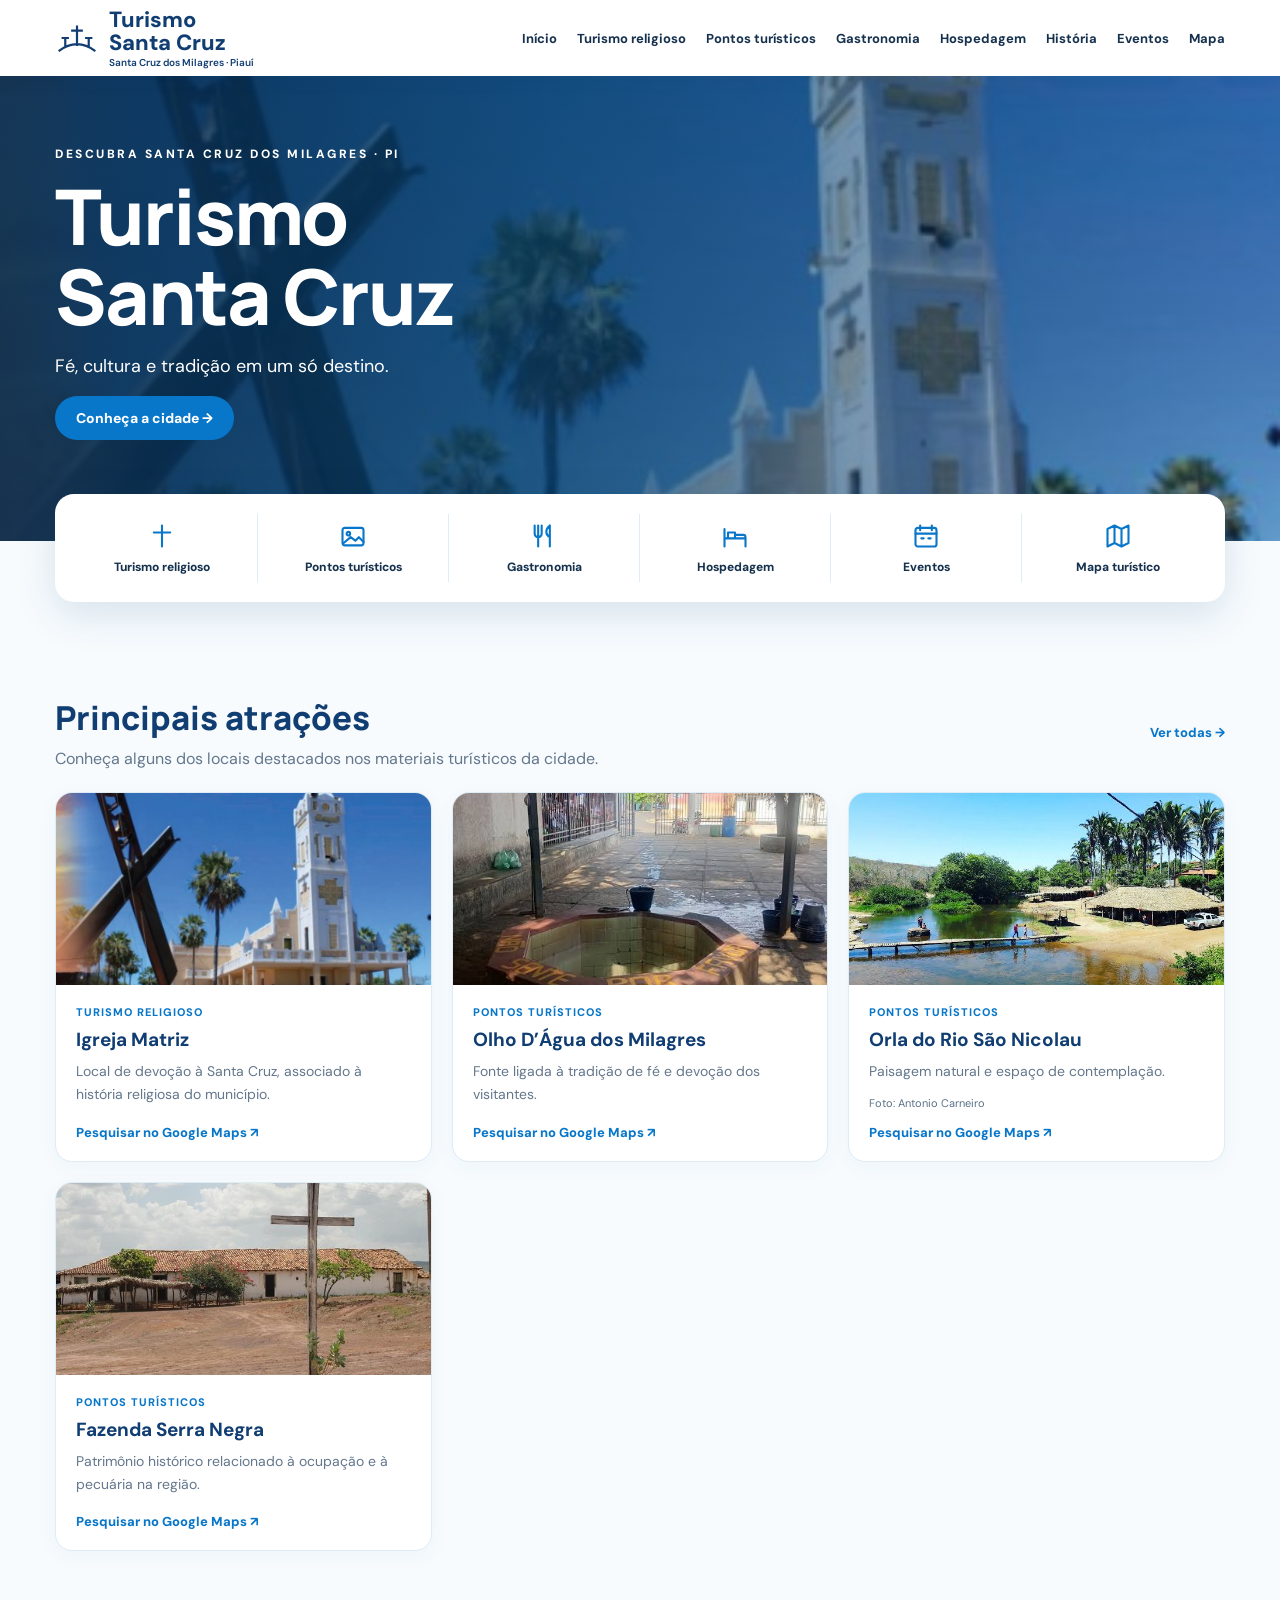
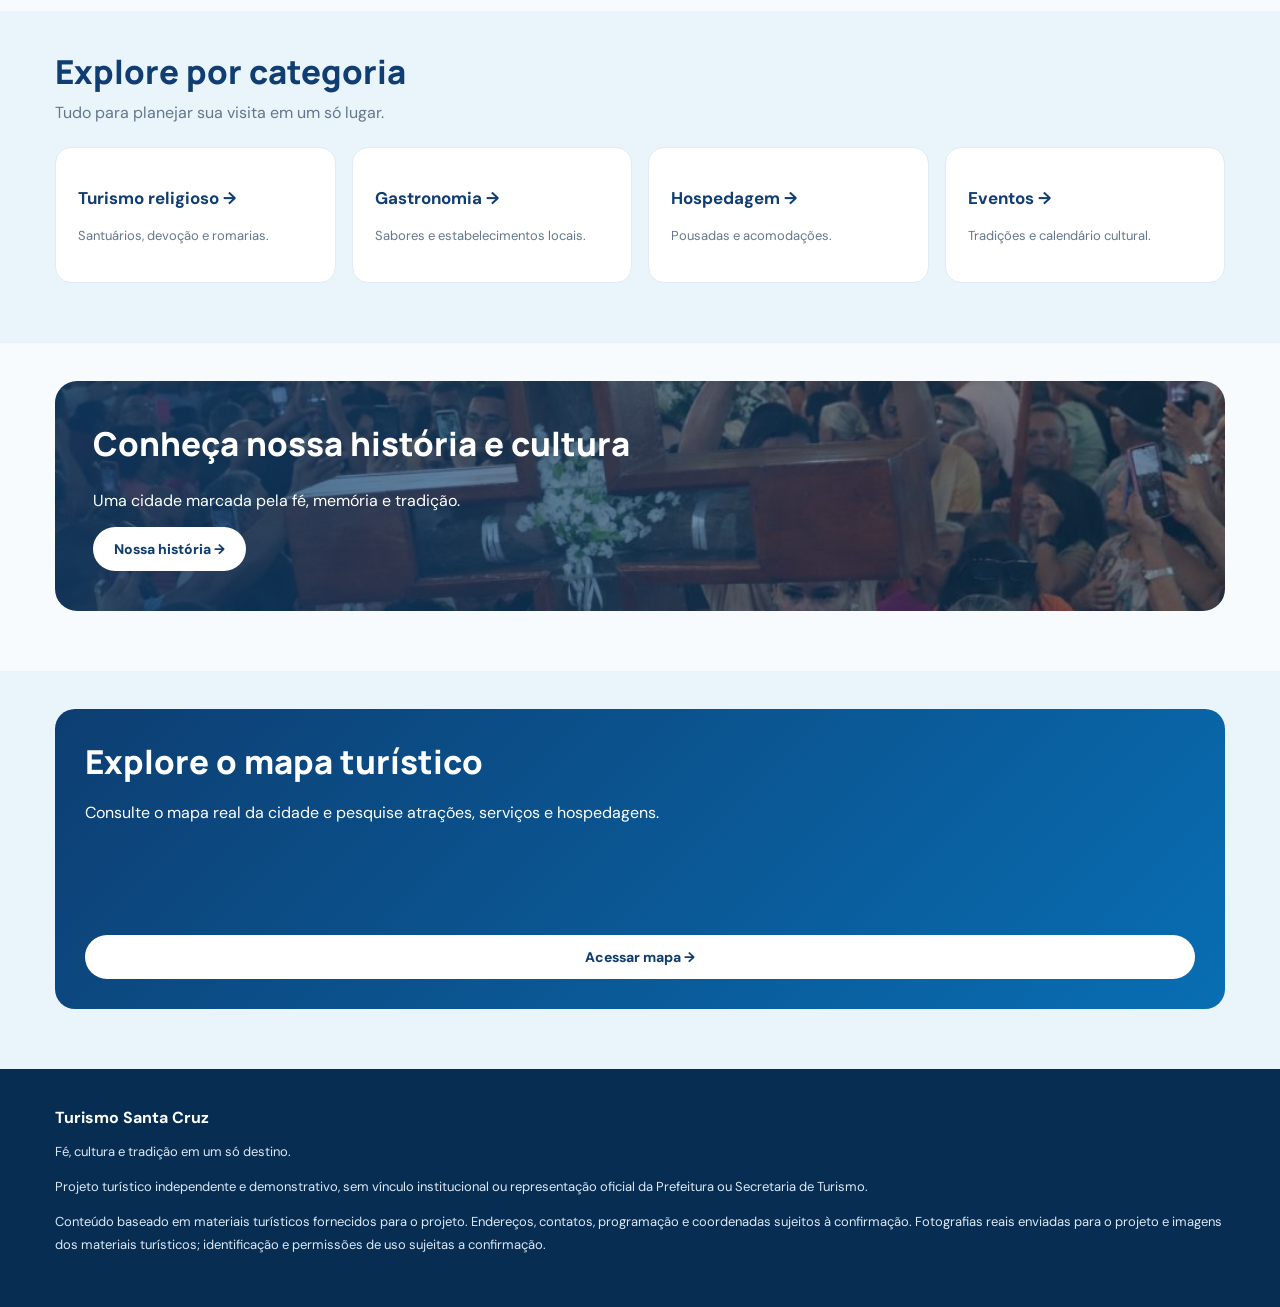
<file: index.html>
<!doctype html><html lang="pt-BR"><head><meta charset="utf-8"><meta name="viewport" content="width=device-width,initial-scale=1"><meta name="description" content="Turismo Santa Cruz: guia independente de Santa Cruz dos Milagres, Piauí. Turismo religioso, atrativos, gastronomia, hospedagem e mapa."><title>Turismo Santa Cruz</title><link rel="stylesheet" href="style.css"></head><body data-page="inicio"><div id="app"></div><script defer src="app.js"></script></body></html>
</file>
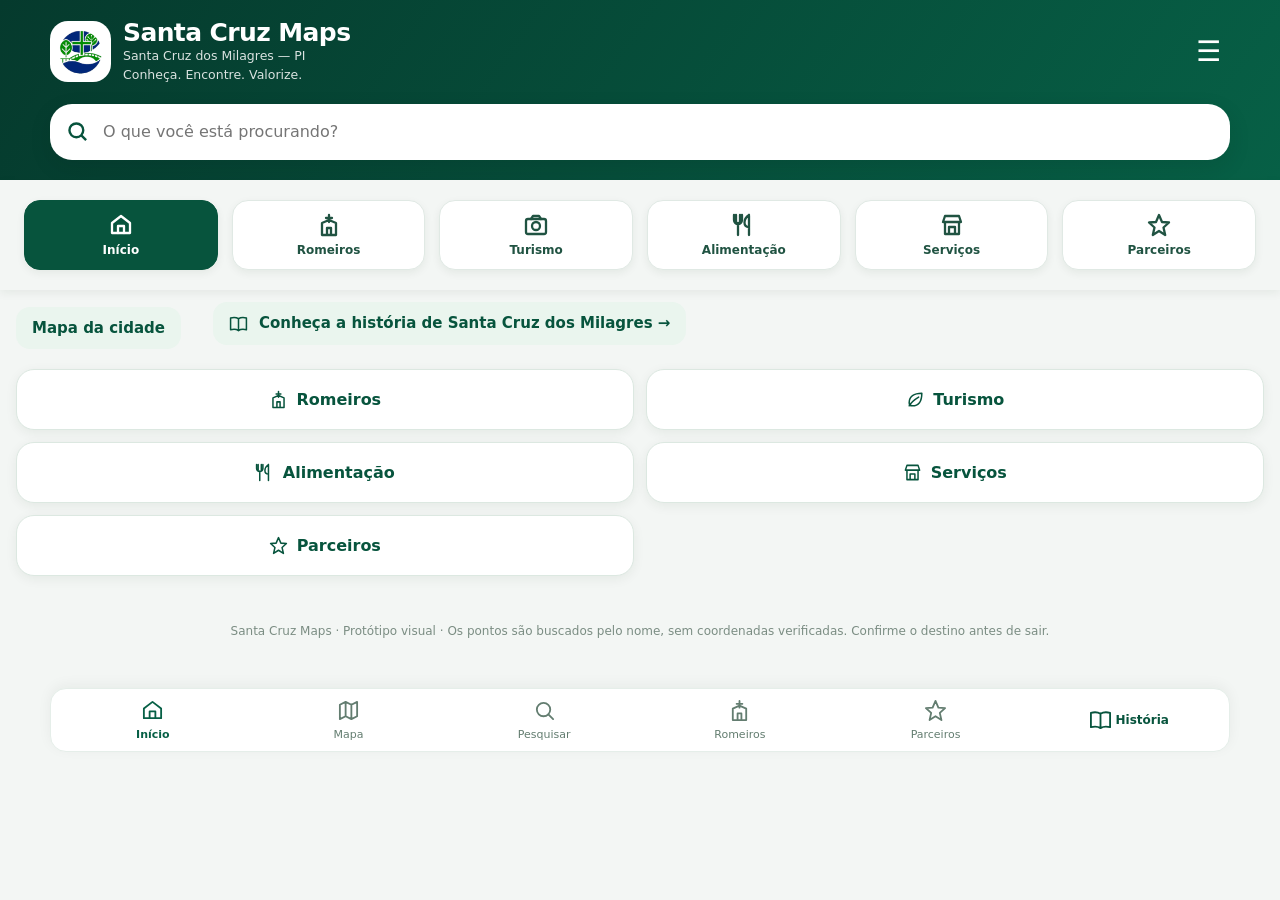
<file: legado/index.html>
<!DOCTYPE html>

<html lang="pt-BR"><head><meta charset="utf-8"/><meta content="width=device-width,initial-scale=1" name="viewport"/><meta content="#064936" name="theme-color"/><title>Santa Cruz Maps — Explore Santa Cruz dos Milagres</title><style>
:root{--green:#064936;--accent:#087354;--bg:#f3f6f4;--ink:#17392e;--muted:#6d8078}*{box-sizing:border-box}html{scroll-behavior:smooth}body{margin:0;background:var(--bg);color:var(--ink);font:15px system-ui,-apple-system,Segoe UI,sans-serif}button,input,a{font:inherit}button{cursor:pointer}a{text-decoration:none}header{background:linear-gradient(125deg,#053a2d,#076046);color:white;padding:19px max(16px,calc((100vw - 1180px)/2)) 20px}.headrow{display:flex;align-items:center;gap:12px}.logo{width:61px;height:61px;object-fit:contain;background:#fff;border-radius:18px;padding:5px;flex:none}.brand{flex:1;min-width:0}.brand strong{font-size:25px;letter-spacing:-.6px;display:block;line-height:1.13}.brand small{display:block;opacity:.85;line-height:1.5}.menu{background:transparent;color:white;border:0;font-size:28px;padding:6px 9px}.searchbox{display:flex;align-items:center;gap:12px;background:#fff;color:#07533c;border-radius:22px;padding:0 16px;margin-top:19px;box-shadow:0 7px 22px #001c121c}.searchbox svg{flex:none}.searchbox input{height:56px;width:100%;border:0;outline:0;background:transparent;color:#243c32;font-size:16px}.shell{max-width:1180px;margin:auto}.categories{display:flex;gap:10px;overflow-x:auto;padding:13px 16px 15px;scrollbar-width:none}.categories::-webkit-scrollbar{display:none}.cat{min-width:100px;display:flex;align-items:center;justify-content:center;flex-direction:column;gap:6px;background:#fff;border:1px solid #e0e9e4;box-shadow:0 3px 9px #002a1710;border-radius:16px;padding:12px 10px;color:#205342;font-size:12px;font-weight:700;white-space:nowrap}.cat svg{width:24px;height:24px;stroke-width:2.3}.cat.active{background:#e1f3ea;border-color:#087454;color:#07583f}.mapsection{position:relative;background:#dce9dd;overflow:hidden}.mapframe{width:100%;height:510px;display:block;border:0;background:#dce9dd}.mapfallback{position:absolute;top:12px;left:12px;background:#fffffff0;border-radius:12px;padding:9px 12px;font-size:12px;color:#416557;box-shadow:0 2px 12px #143b2218;pointer-events:none}.mapcontrols{position:absolute;right:15px;top:55px;display:grid;gap:8px}.mapcontrols a{display:grid;place-items:center;width:43px;height:43px;border-radius:12px;background:#fff;color:#06543d;box-shadow:0 4px 14px #0002;font-size:21px}.maptip{position:absolute;bottom:12px;left:14px;background:#fffffff0;padding:8px 12px;border-radius:12px;font-size:12px;color:#45645a;max-width:calc(100% - 85px)}.details{background:#fff;margin:-2px 14px 0;border:1px solid #e5ede8;box-shadow:0 5px 20px #073a1a10;border-radius:21px;padding:18px;position:relative;z-index:1}.eyebrow{font-size:11px;font-weight:800;text-transform:uppercase;letter-spacing:.6px;color:#0c8662}.details h1{font-size:21px;margin:7px 0}.details p{font-size:13px;color:#62766b;line-height:1.5;margin:0 0 13px}.buttons{display:flex;gap:8px;flex-wrap:wrap}.btn{background:#07563f;color:white;border:0;border-radius:12px;padding:12px 14px;font-weight:750;display:inline-flex;align-items:center;justify-content:center;gap:7px;flex:1;min-width:125px}.btn.outline{background:#e8f3ec;color:#07563f}.section{padding:24px 16px 5px}.section h2{margin:0 0 6px;font-size:21px}.section .intro{color:var(--muted);font-size:13px;margin:0 0 16px}.cards{display:grid;grid-template-columns:repeat(3,minmax(0,1fr));gap:12px}.card{background:#fff;border:1px solid #e2eae5;border-radius:16px;padding:16px;text-align:left;box-shadow:0 3px 12px #001e1010;color:var(--ink);min-width:0}.card.selected{border:2px solid #0b7855;padding:15px}.card .icon{width:43px;height:43px;border-radius:13px;background:#e8f5ed;display:grid;place-items:center;color:#07563f;margin-bottom:10px}.card .icon svg{width:25px;height:25px}.card strong{display:block;font-size:15px;margin-bottom:5px}.card small{color:var(--muted);font-size:12px;display:block;line-height:1.4}.tag{display:inline-block;font-size:11px;font-weight:750;background:#fdf0cd;color:#8b640e;padding:5px 8px;border-radius:7px;margin-top:9px}.foot{padding:28px 18px 92px;text-align:center;color:#7b8d83;font-size:12px}.nav{position:fixed;bottom:0;left:0;right:0;background:#fff;border-top:1px solid #e4eae5;display:flex;justify-content:space-around;padding:9px 5px max(9px,env(safe-area-inset-bottom));z-index:5;box-shadow:0 -3px 14px #0929170d}.nav button{display:flex;flex-direction:column;align-items:center;gap:3px;color:#637d70;background:none;border:0;font-size:11px;min-width:64px}.nav button.active{color:#076046;font-weight:800}.nav svg{width:23px;height:23px}.hidden{display:none!important}@media(min-width:850px){.mainlayout{display:grid;grid-template-columns:minmax(0,1.7fr) minmax(300px,1fr);gap:16px;padding:0 16px}.mapsection{border-radius:20px}.details{margin:0;align-self:start;min-height:190px}.mapframe{height:580px}.nav{position:static;max-width:1180px;margin:20px auto;border-radius:16px;border:1px solid #e5eee9}.foot{padding-bottom:30px}}@media(max-width:550px){.brand strong{font-size:22px}.brand small{font-size:11px}.logo{width:54px;height:54px}.mapframe{height:440px}.cards{grid-template-columns:repeat(2,minmax(0,1fr))}.card{padding:12px}.card.selected{padding:11px}.section{padding-top:22px}.details{margin:0 10px;border-radius:17px}.maptip{font-size:11px}}@media(max-width:350px){.cards{grid-template-columns:1fr}.cat{min-width:87px}}

/* Melhorias mobile: conteúdo primeiro, mapa sob demanda */
.mobile-intro,.mobile-map-actions{display:none}
@media(max-width:849px){
 header{padding:14px 14px 17px}.brand strong{font-size:20px}.headrow{gap:9px}.logo{width:48px;height:48px}.menu{min-width:44px;min-height:44px}
 .searchbox{margin-top:14px;border-radius:16px}.searchbox input{height:49px;font-size:15px}
 .categories{padding:12px 12px 10px;gap:8px;scroll-snap-type:x proximity}.cat{min-width:88px;min-height:76px;padding:10px 8px;scroll-snap-align:start}
 .mobile-intro{display:block;padding:15px 16px 6px}.mobile-intro h2{font-size:21px;margin:0 0 5px}.mobile-intro p{font-size:13px;color:#62766b;margin:0}
 .mainlayout{display:flex;flex-direction:column;gap:10px;padding:8px 12px 0}
 .mapsection{order:2;border-radius:17px;min-height:0;overflow:hidden;background:#e9f2ec;border:1px solid #dbe8df}
 .mapframe{height:0;min-height:0;visibility:hidden;transition:height .2s}
 .mapsection.map-open .mapframe{height:310px;visibility:visible}
 .mapfallback,.mapcontrols,.maptip{display:none}
 .mobile-map-actions{display:flex;flex-direction:column;gap:9px;padding:14px}
 .mobile-map-actions strong{font-size:15px}.mobile-map-actions p{font-size:12px;color:#62766b;margin:0}
 .mobile-map-actions .buttons{display:grid;grid-template-columns:1fr 1fr}.mobile-map-actions .btn{font-size:12px;padding:12px 7px;min-width:0}
 .details{order:1;margin:0;border-radius:17px;padding:16px}.details h1{font-size:19px}
 .section{padding:19px 13px 4px}.section h2{font-size:19px}.cards{gap:9px}
 .card{min-height:128px;touch-action:manipulation}.card strong{font-size:14px}.card small{font-size:11px}
 .nav{padding-bottom:max(9px,env(safe-area-inset-bottom));gap:2px}.nav button{min-width:0;flex:1;padding:4px 0;touch-action:manipulation}
 body{padding-bottom:10px}
}
@media(max-width:390px){.card{min-height:136px}.cat{min-width:84px}}

/* Navegação por telas/categorias */
.section.hidden{display:none!important}.categories{position:sticky;top:0;z-index:30;background:#f3f6f4;box-shadow:0 3px 9px #002a1710}.cat.active{background:#07543d;color:#fff;border-color:#07543d}.mainlayout{margin-top:8px}.section{scroll-margin-top:100px}@media(max-width:849px){.mainlayout{display:flex;flex-direction:column}.mapsection{order:0}.details{order:1}.section{margin:12px 14px}.mobile-intro{padding-bottom:4px}.categories{padding-top:10px;padding-bottom:10px}.cat{min-width:91px}.mapsection{min-height:0!important}.mapframe{max-height:48vh}}

/* Layout adaptativo desktop, tablet e telefone */
html,body{width:100%;max-width:100%;overflow-x:hidden}
button,a,input{touch-action:manipulation}
button:focus-visible,a:focus-visible,input:focus-visible{outline:3px solid #31a77c;outline-offset:3px}
@media(min-width:1100px){
 .shell{max-width:1280px}
 .mainlayout{grid-template-columns:minmax(0,1.6fr) minmax(350px,1fr);gap:22px;padding:10px 24px 0}
 .categories{gap:14px;padding:20px 24px}.cat{flex:1;min-width:125px}
 .section{margin:18px 24px}.cards{grid-template-columns:repeat(3,minmax(0,1fr))}
 .mapframe{height:610px}
}
@media(min-width:850px) and (max-width:1099px){
 .mainlayout{grid-template-columns:minmax(0,1.35fr) minmax(285px,1fr);gap:14px}
 .mapframe{height:510px}
 .categories{flex-wrap:wrap;overflow:visible}
}
@media(min-width:600px) and (max-width:849px){
 .categories{justify-content:center;flex-wrap:wrap;overflow:visible}
 .cat{flex:0 1 130px}
 .mainlayout{max-width:740px;margin:auto}
 .section{max-width:716px;margin:14px auto!important}
 .cards{grid-template-columns:repeat(3,minmax(0,1fr))}
 .mapsection.map-open .mapframe{height:390px;max-height:60vh}
}
@media(max-width:599px){
 .headrow{align-items:center}.brand{min-width:0}.brand strong{font-size:clamp(17px,5vw,22px)}
 .brand small{font-size:11px}.categories{overscroll-behavior-x:contain}
 .cat{flex:0 0 92px;min-height:76px}.mainlayout{padding:8px 12px 0}
 .mapsection.map-open .mapframe{height:280px;max-height:43vh}
 .mobile-map-actions .buttons{grid-template-columns:1fr 1fr}
 .section{margin:10px 12px!important;padding:16px 12px 6px}
 .cards{grid-template-columns:repeat(2,minmax(0,1fr))}
 .nav{position:sticky;bottom:0;z-index:40;background:#fff;box-shadow:0 -6px 20px #052c1d18}
}
@media(max-width:360px){.cards{grid-template-columns:1fr}.cat{flex-basis:84px}}

/* História da cidade */
.heritage{margin:28px 0 32px;background:#fff;border:1px solid #e0eae4;border-radius:26px;overflow:hidden;box-shadow:0 14px 40px rgba(7,53,37,.07)}.heritage-head{padding:38px 32px 24px;text-align:center;background:linear-gradient(135deg,#edf8f1,#fff8e8)}.heritage-kicker{font-size:11px;letter-spacing:2px;font-weight:800;color:#167552}.heritage-head h2{font-size:clamp(27px,4vw,42px);line-height:1.15;margin:12px auto;max-width:750px;color:#064936}.heritage-head p{max-width:660px;margin:0 auto;line-height:1.7;color:#516b60}.heritage-photo{margin:0;position:relative;background:#e6efe9}.heritage-photo img{display:block;width:100%;height:clamp(240px,42vw,470px);object-fit:cover;object-position:center 43%}.heritage-photo figcaption{padding:10px 24px;font-size:12px;color:#526d61;background:#f5f8f4}.heritage-story{max-width:820px;margin:auto;padding:28px 34px 40px}.heritage-story h3{color:#07583e;font-size:21px;margin:28px 0 10px}.heritage-story p{color:#354f44;font-size:16px;line-height:1.85;margin:0 0 12px}.heritage-context{background:#f0f7f1;border-left:4px solid #19845d;border-radius:12px;padding:18px 20px;margin:28px 0}.heritage-context strong{color:#07583e}.heritage-context p{font-size:14px;margin:7px 0 0}.heritage-sources{font-size:13px;color:#62766d;line-height:2}.heritage-sources a{color:#087354;text-decoration:underline;text-underline-offset:3px}@media(max-width:600px){.heritage{margin:20px 0;border-radius:19px}.heritage-head{padding:29px 19px 22px}.heritage-story{padding:16px 21px 29px}.heritage-story p{font-size:15px;line-height:1.78}.heritage-story h3{font-size:19px}.heritage-photo img{height:270px}}
 .scm-inline-icon{display:inline-block;vertical-align:-4px;flex-shrink:0;margin-right:3px} </style><style>
.story-hero{position:relative;margin:16px 16px 0;min-height:310px;border-radius:24px;overflow:hidden;color:#fff;background:#064936;display:flex;align-items:flex-end;isolation:isolate}.story-hero img{position:absolute;inset:0;width:100%;height:100%;object-fit:cover;object-position:center 42%;z-index:-2}.story-hero:after{content:"";position:absolute;inset:0;background:linear-gradient(0deg,rgba(1,33,25,.93),rgba(1,33,25,.15) 85%);z-index:-1}.story-hero-content{padding:34px;max-width:670px}.story-hero .kicker{font-size:12px;text-transform:uppercase;letter-spacing:2px;font-weight:800;color:#baf2d3}.story-hero h2{font-size:clamp(27px,4vw,43px);line-height:1.1;margin:10px 0}.story-hero p{line-height:1.6;color:#f0f9f3;max-width:560px}.story-link{display:inline-flex;background:#fff;color:#07553e;border-radius:12px;padding:12px 18px;font-weight:800;margin-top:8px}.culture{padding:35px 16px 12px}.culture-heading{display:flex;align-items:end;justify-content:space-between;gap:12px;flex-wrap:wrap}.culture-heading h2{font-size:clamp(23px,3vw,30px);margin:0 0 8px}.culture-heading p{color:#667b70;margin:0 0 18px;line-height:1.6}.culture-grid{display:grid;grid-template-columns:1fr 1fr;gap:16px}.culture-card{overflow:hidden;background:white;border:1px solid #e0eae4;border-radius:20px;box-shadow:0 8px 24px #002b1810}.culture-card img{width:100%;height:270px;object-fit:cover;display:block}.culture-card .copy{padding:19px}.culture-card h3{margin:0 0 8px;font-size:20px}.culture-card p{margin:0;color:#64786e;line-height:1.6}.history-note{margin-top:16px;padding:22px;background:#e5f3ea;border-radius:18px;color:#164c39;line-height:1.7}.history-note h3{margin:0 0 6px}.history-note p{margin:0}.culture-card img:focus{outline:3px solid #0c7954}@media(max-width:650px){.story-hero{min-height:350px;margin:12px 12px 0}.story-hero-content{padding:24px}.culture-grid{grid-template-columns:1fr}.culture-card img{height:235px}.culture{padding:27px 13px 12px}}
</style><style>.nav .history-nav{display:flex;align-items:center;justify-content:center;text-decoration:none;color:#07543d;font-weight:800;font-size:12px;min-width:0;padding:8px 4px}.nav{gap:2px}.nav button{min-width:0!important;flex:1}.nav .history-nav{flex:1}.history-top-link{display:inline-flex;align-items:center;gap:8px;padding:12px 16px;border-radius:14px;background:#eaf5ee;color:#07543d;text-decoration:none;font-weight:800;margin:12px 16px} @media(max-width:450px){.nav button,.nav .history-nav{font-size:10px!important;padding:8px 1px!important}}</style></head><body><header><div class="headrow"><img alt="Símbolo de Santa Cruz" class="logo" src="[data-uri]"/><div class="brand"><strong>Santa Cruz Maps</strong><small>Santa Cruz dos Milagres — PI</small><small>Conheça. Encontre. Valorize.</small></div><button aria-label="Ver seções" class="menu" id="menu">☰</button></div><label class="searchbox"><svg fill="none" height="23" stroke="currentColor" stroke-width="2.5" viewbox="0 0 24 24" width="23"><circle cx="10.8" cy="10.8" r="7.2"></circle><path d="m16 16 5 5"></path></svg><input aria-label="Pesquisar locais" id="search" placeholder="O que você está procurando?"/></label></header><main class="shell"><div class="categories" id="categories"></div><a class="history-top-link" href="mapa.html">Mapa da cidade</a><a class="history-top-link" href="historia.html"><svg aria-hidden="true" class="scm-inline-icon" fill="none" height="19" stroke="currentColor" stroke-linecap="round" stroke-linejoin="round" stroke-width="1.9" viewbox="0 0 24 24" width="19"><path d="M12 6c-3-2-6-2-10-1v15c4-1 7-1 10 1 3-2 6-2 10-1V5c-4-1-7-1-10 1Zm0 0v15"></path></svg> Conheça a história de Santa Cruz dos Milagres →</a><div class="mobile-intro"><h2>O que você quer explorar?</h2><p>Selecione Romeiros, Turismo, Alimentação ou Serviços acima. Cada área mostra apenas os lugares daquela categoria.</p></div><div class="home-shortcuts" id="homeShortcuts" style="display:grid;grid-template-columns:repeat(2,minmax(0,1fr));gap:12px;padding:8px 16px 20px;"><button onclick="setView('romeiros')" style="border:1px solid #dce8e1;border-radius:18px;padding:20px 12px;background:white;color:#07543d;font-weight:750;font-size:16px;box-shadow:0 3px 12px #002a1710;" type="button"><svg aria-hidden="true" class="scm-inline-icon" fill="none" height="19" stroke="currentColor" stroke-linecap="round" stroke-linejoin="round" stroke-width="1.9" viewbox="0 0 24 24" width="19"><path d="M12 2v7m-3-4h6M5 22V10l7-3 7 3v12zM10 22v-7h4v7"></path></svg> Romeiros</button><button onclick="setView('lazer')" style="border:1px solid #dce8e1;border-radius:18px;padding:20px 12px;background:white;color:#07543d;font-weight:750;font-size:16px;box-shadow:0 3px 12px #002a1710;" type="button"><svg aria-hidden="true" class="scm-inline-icon" fill="none" height="19" stroke="currentColor" stroke-linecap="round" stroke-linejoin="round" stroke-width="1.9" viewbox="0 0 24 24" width="19"><path d="M20 4C10 4 4 8 4 16a4 4 0 0 0 4 4c8 0 12-6 12-16ZM4 20c3-5 7-8 12-11"></path></svg> Turismo</button><button onclick="setView('alimentacao')" style="border:1px solid #dce8e1;border-radius:18px;padding:20px 12px;background:white;color:#07543d;font-weight:750;font-size:16px;box-shadow:0 3px 12px #002a1710;" type="button"><svg aria-hidden="true" class="scm-inline-icon" fill="none" height="19" stroke="currentColor" stroke-linecap="round" stroke-linejoin="round" stroke-width="1.9" viewbox="0 0 24 24" width="19"><path d="M4 2v8m4-8v8M2 2v5a4 4 0 0 0 8 0V2M6 10v12M17 2v20m0-20c-6 4-6 12 0 12"></path></svg> Alimentação</button><button onclick="setView('servicos')" style="border:1px solid #dce8e1;border-radius:18px;padding:20px 12px;background:white;color:#07543d;font-weight:750;font-size:16px;box-shadow:0 3px 12px #002a1710;" type="button"><svg aria-hidden="true" class="scm-inline-icon" fill="none" height="19" stroke="currentColor" stroke-linecap="round" stroke-linejoin="round" stroke-width="1.9" viewbox="0 0 24 24" width="19"><path d="M3 9h18l-2-6H5zM5 9v12h14V9M9 21v-7h6v7"></path></svg> Serviços</button><button onclick="setView('parceiros')" style="border:1px solid #dce8e1;border-radius:18px;padding:20px 12px;background:white;color:#07543d;font-weight:750;font-size:16px;box-shadow:0 3px 12px #002a1710;" type="button"><svg aria-hidden="true" class="scm-inline-icon" fill="none" height="19" stroke="currentColor" stroke-linecap="round" stroke-linejoin="round" stroke-width="1.9" viewbox="0 0 24 24" width="19"><path d="m12 2 3 7 7 .5-5.5 5 1.7 7.5L12 18l-6.2 4 1.7-7.5L2 9.5 9 9z"></path></svg> Parceiros</button></div><div class="mainlayout"><section class="mapsection" id="mapa"><iframe allowfullscreen="" class="mapframe" id="map" loading="lazy" referrerpolicy="no-referrer-when-downgrade" title="Mapa de Santa Cruz dos Milagres"></iframe><div class="mobile-map-actions"><strong><svg aria-hidden="true" class="scm-inline-icon" fill="none" height="19" stroke="currentColor" stroke-linecap="round" stroke-linejoin="round" stroke-width="1.9" viewbox="0 0 24 24" width="19"><path d="m3 6 6-3 6 3 6-3v15l-6 3-6-3-6 3zM9 3v15m6-12v15"></path></svg> Mapa da cidade</strong><p>Para ver as ruas e navegar, abra no Google Maps. Você também pode tentar visualizar aqui.</p><div class="buttons"><a class="btn" href="https://www.google.com/maps/search/?api=1&amp;query=Santa%20Cruz%20dos%20Milagres%20PI" id="mobileExternalMap" rel="noopener" target="_blank">↗ Abrir mapa real</a><button class="btn outline" id="toggleMap" type="button">Ver mapa aqui</button></div></div><div class="mapfallback"><svg aria-hidden="true" class="scm-inline-icon" fill="none" height="19" stroke="currentColor" stroke-linecap="round" stroke-linejoin="round" stroke-width="1.9" viewbox="0 0 24 24" width="19"><path d="M20 10c0 6-8 12-8 12S4 16 4 10a8 8 0 1 1 16 0z"></path><circle cx="12" cy="10" r="2.5"></circle></svg> Santa Cruz dos Milagres — PI</div><div class="mapcontrols"><a aria-label="Abrir mapa no Google Maps" id="externalmap" rel="noopener" target="_blank" title="Abrir mapa em outra aba">↗</a></div><div class="maptip">Mapa interativo do Google · necessita de internet</div></section><section class="details" id="detalhes"><div class="eyebrow" id="detailtype">Guia turístico da cidade</div><h1 id="detailname">Explore Santa Cruz dos Milagres</h1><p id="detaildesc">Selecione uma categoria ou um local para explorar a cidade, encontrar pontos turísticos e planejar sua visita.</p><div class="buttons"><a class="btn" id="route" rel="noopener" target="_blank">➤ Como chegar</a><a class="btn outline" id="open" rel="noopener" target="_blank">↗ Abrir no Maps</a></div></section></div><section class="section" id="romeiros"><h2><svg aria-hidden="true" class="scm-inline-icon" fill="none" height="19" stroke="currentColor" stroke-linecap="round" stroke-linejoin="round" stroke-width="1.9" viewbox="0 0 24 24" width="19"><path d="M12 2v7m-3-4h6M5 22V10l7-3 7 3v12zM10 22v-7h4v7"></path></svg> Rota dos Romeiros</h2><p class="intro">Igrejas, Via dos Milagres e Fonte Olho d’Água — Santa Cruz dos Milagres — lugares para conhecer e visitar.</p><div class="cards" id="pilgrimCards"></div></section><section class="section" id="lazer"><h2><svg aria-hidden="true" class="scm-inline-icon" fill="none" height="19" stroke="currentColor" stroke-linecap="round" stroke-linejoin="round" stroke-width="1.9" viewbox="0 0 24 24" width="19"><path d="M20 4C10 4 4 8 4 16a4 4 0 0 0 4 4c8 0 12-6 12-16ZM4 20c3-5 7-8 12-11"></path></svg> Gastronomia e lazer</h2><p class="intro">Barracas, restaurantes e locais de banho para aproveitar Santa Cruz.</p><div class="cards" id="leisureCards"></div></section><section class="section" id="parceiros"><h2><svg aria-hidden="true" class="scm-inline-icon" fill="none" height="19" stroke="currentColor" stroke-linecap="round" stroke-linejoin="round" stroke-width="1.9" viewbox="0 0 24 24" width="19"><path d="m12 2 3 7 7 .5-5.5 5 1.7 7.5L12 18l-6.2 4 1.7-7.5L2 9.5 9 9z"></path></svg> Parceiros em destaque</h2><p class="intro">Estabelecimentos incluídos nesta demonstração. Parcerias e endereços ainda precisam de confirmação.</p><div class="cards" id="partnerCards"></div></section><section class="section" id="servicos"><h2><svg aria-hidden="true" class="scm-inline-icon" fill="none" height="19" stroke="currentColor" stroke-linecap="round" stroke-linejoin="round" stroke-width="1.9" viewbox="0 0 24 24" width="19"><path d="M3 9h18l-2-6H5zM5 9v12h14V9M9 21v-7h6v7"></path></svg> Serviços da cidade</h2><p class="intro">Farmácia, padaria e hospedagem na versão demonstrativa.</p><div class="cards" id="serviceCards"></div></section><footer class="foot">Santa Cruz Maps · Protótipo visual · Os pontos são buscados pelo nome, sem coordenadas verificadas. Confirme o destino antes de sair.</footer></main><nav aria-label="Navegação" class="nav"><button class="active" data-go="top"><span data-icon="home"></span>Início</button><button data-go="mapa" onclick="window.location.href='mapa.html'"><span data-icon="map"></span>Mapa</button><button data-go="search"><span data-icon="search"></span>Pesquisar</button><button data-go="romeiros"><span data-icon="church"></span>Romeiros</button><button data-go="parceiros"><span data-icon="star"></span>Parceiros</button><a class="history-nav" href="historia.html"><svg aria-hidden="true" class="scm-inline-icon" fill="none" height="19" stroke="currentColor" stroke-linecap="round" stroke-linejoin="round" stroke-width="1.9" viewbox="0 0 24 24" width="19"><path d="M12 6c-3-2-6-2-10-1v15c4-1 7-1 10 1 3-2 6-2 10-1V5c-4-1-7-1-10 1Zm0 0v15"></path></svg> História</a></nav><script>
const paths={home:'<path d="m3 10 9-7 9 7v10H3z"/><path d="M9 20v-7h6v7"/>',map:'<path d="m3 6 6-3 6 3 6-3v15l-6 3-6-3-6 3zM9 3v15m6-12v15"/>',search:'<circle cx="11" cy="11" r="7"/><path d="m16 16 5 5"/>',church:'<path d="M12 2v7m-3-4h6M5 22V10l7-3 7 3v12zM10 22v-7h4v7"/>',star:'<path d="m12 2 3 7 7 .5-5.5 5 1.7 7.5L12 18l-6.2 4 1.7-7.5L2 9.5 9 9z"/>',food:'<path d="M4 2v8m4-8v8M2 2v5a4 4 0 0 0 8 0V2M6 10v12M17 2v20m0-20c-6 4-6 12 0 12"/>',river:'<path d="M2 7c3-4 6 4 10 0s7-4 10 0M2 13c3-4 6 4 10 0s7-4 10 0M2 19c3-4 6 4 10 0s7-4 10 0"/>',pin:'<path d="M20 10c0 6-8 12-8 12S4 16 4 10a8 8 0 1 1 16 0z"/><circle cx="12" cy="10" r="2.5"/>',store:'<path d="M3 9h18l-2-6H5zM5 9v12h14V9M9 21v-7h6v7"/>',pill:'<rect x="3" y="8" width="18" height="8" rx="4" transform="rotate(-45 12 12)"/><path d="m9 9 6 6"/>',bed:'<path d="M3 4v17M21 12v9M3 17h18v-5H3zM6 12V8h6v4"/>',camera:'<rect x="2" y="6" width="20" height="15" rx="2"/><circle cx="12" cy="13" r="4"/><path d="m7 6 2-3h6l2 3"/>'};function icon(n){return '<svg viewBox="0 0 24 24" width="24" height="24" fill="none" stroke="currentColor" stroke-width="1.9" stroke-linecap="round" stroke-linejoin="round">'+(paths[n]||paths.pin)+'</svg>'}document.querySelectorAll('[data-icon]').forEach(e=>e.innerHTML=icon(e.dataset.icon));
const city='Santa Cruz dos Milagres Piauí';const places=[
{id:'santuario',name:'Novo Santuário de Santa Cruz dos Milagres',cat:'romeiros',icon:'church',desc:'Um dos locais religiosos mais visitados da cidade, referência de fé e peregrinação.',q:'Novo Santuário de Santa Cruz dos Milagres Piauí'},
{id:'matriz',name:'Igreja Matriz de Santa Cruz dos Milagres',cat:'romeiros',icon:'church',desc:'Um dos locais de fé mais frequentados da cidade, de grande importância para os romeiros.',q:'Igreja Matriz Santa Cruz dos Milagres Piauí'},
{id:'via',name:'Via dos Milagres',cat:'romeiros',icon:'pin',desc:'Ponto turístico e religioso de Santa Cruz dos Milagres. Localização a confirmar.',q:'Via dos Milagres Santa Cruz dos Milagres PI',sponsor:true},
{id:'olho',name:'Fonte Olho d’Água — Santa Cruz dos Milagres',cat:'romeiros',icon:'camera',desc:'Um dos pontos turísticos mais visitados e frequentados de Santa Cruz dos Milagres.',q:'Fonte Olho d Água Santa Cruz dos Milagres PI'},
{id:'chibiu',name:'Barraca do Chibiu',cat:'lazer',icon:'food',desc:'Barraca indicada como ponto de lazer e possível parceiro.',q:'Barraca do Chibiu Santa Cruz dos Milagres PI',sponsor:true},
{id:'gilberto',name:'Bar do Gilberto',cat:'lazer',icon:'food',desc:'Bar indicado na região da Beira do Rio.',q:'Bar do Gilberto Beira Rio Santa Cruz dos Milagres PI',sponsor:true},
{id:'rancho',name:'Churrascaria e Restaurante Rancho do Lazer',cat:'lazer',icon:'food',desc:'Churrascaria e restaurante indicado para a seção de alimentação.',q:'Churrascaria e Restaurante Rancho do Lazer Santa Cruz dos Milagres PI',sponsor:true},
{id:'farmacia',name:'Farmácia dos Milagres',cat:'servicos',icon:'pill',desc:'Nome demonstrativo de farmácia. Cadastro e endereço a confirmar.',q:'Farmácia dos Milagres Santa Cruz dos Milagres PI',sponsor:true,demo:true},
{id:'padaria',name:'Padaria Santa Cruz',cat:'servicos',icon:'food',desc:'Nome demonstrativo de padaria. Cadastro e endereço a confirmar.',q:'Padaria Santa Cruz Santa Cruz dos Milagres PI',sponsor:true,demo:true},
{id:'pousada',name:'Pousada Novo Stylo',cat:'servicos',icon:'bed',desc:'Nome demonstrativo de pousada. Cadastro e endereço a confirmar.',q:'Pousada Novo Stylo Santa Cruz dos Milagres PI',sponsor:true,demo:true}];
const $=id=>document.getElementById(id),url=q=>'https://www.google.com/maps/search/?api=1&query='+encodeURIComponent(q),embed=q=>'https://www.google.com/maps?q='+encodeURIComponent(q)+'&output=embed',route=q=>'https://www.google.com/maps/dir/?api=1&destination='+encodeURIComponent(q);let filter='todos',selected=null;const cats=[['todos','Início','home'],['romeiros','Romeiros','church'],['lazer','Turismo','camera'],['alimentacao','Alimentação','food'],['servicos','Serviços','store'],['parceiros','Parceiros','star']];cats.forEach(([id,label,ico])=>{let b=document.createElement('button');b.className='cat'+(id==='todos'?' active':'');b.dataset.cat=id;b.innerHTML=icon(ico)+'<span>'+label+'</span>';b.onclick=()=>setView(id);$('categories').append(b)});function categoryMatch(p){if(filter==='todos')return false;if(filter==='romeiros')return p.cat==='romeiros';if(filter==='lazer')return ['via','olho','chibiu','gilberto','rancho'].includes(p.id);if(filter==='alimentacao')return ['chibiu','gilberto','rancho','padaria'].includes(p.id);if(filter==='servicos')return ['farmacia','pousada'].includes(p.id);if(filter==='parceiros')return p.sponsor;return false}
function match(p){const q=$('search').value.toLocaleLowerCase('pt-BR').trim();return categoryMatch(p)&&(!q||(p.name+' '+p.desc).toLocaleLowerCase('pt-BR').includes(q))}
const groups={romeiros:['santuario','matriz','via','olho'],lazer:['via','olho','chibiu','gilberto','rancho'],alimentacao:['chibiu','gilberto','rancho','padaria'],servicos:['farmacia','pousada'],parceiros:places.filter(p=>p.sponsor).map(p=>p.id)};
function setView(id){filter=id;selected=null;document.querySelectorAll('.cat').forEach(x=>x.classList.toggle('active',x.dataset.cat===id));document.querySelectorAll('.nav button').forEach(x=>x.classList.toggle('active',(id==='todos'&&x.dataset.go==='top')||(id==='romeiros'&&x.dataset.go==='romeiros')||(id==='parceiros'&&x.dataset.go==='parceiros')));$('search').value='';$('detailtype').textContent=id==='todos'?'Bem-vindo ao Santa Cruz Maps':'Explorar categoria';const names={todos:'Descubra Santa Cruz dos Milagres',romeiros:'Rota dos Romeiros',lazer:'Turismo e lazer',alimentacao:'Alimentação',servicos:'Serviços',parceiros:'Parceiros'};$('detailname').textContent=names[id];$('detaildesc').textContent=id==='todos'?'Escolha uma categoria acima para ver apenas os lugares relacionados, com o mapa e as rotas.':'Toque em um dos locais abaixo para visualizar sua localização no mapa e abrir a rota.';const query=id==='todos'?city:id==='romeiros'?'Santuário de Santa Cruz dos Milagres PI':city;$('map').dataset.pending=embed(query);if(window.innerWidth>=850||$('mapa').classList.contains('map-open'))$('map').src=embed(query);$('mobileExternalMap').href=$('externalmap').href=$('open').href=url(query);$('route').href=route(query);render();window.scrollTo({top:0,behavior:'smooth'})}
function render(){const intro=document.querySelector('.mobile-intro');intro.style.display=filter==='todos'?'':'none';$('homeShortcuts').style.display=filter==='todos'?'grid':'none';const config=[['romeiros','pilgrimCards'],['lazer','leisureCards'],['parceiros','partnerCards'],['servicos','serviceCards']];for(const [id,cardId] of config){const sec=$(id),el=$(cardId);el.replaceChildren();let list=[];if(filter==='romeiros'&&id==='romeiros')list=places.filter(p=>groups.romeiros.includes(p.id));if(filter==='lazer'&&id==='lazer')list=places.filter(p=>groups.lazer.includes(p.id));if(filter==='alimentacao'&&id==='lazer')list=places.filter(p=>groups.alimentacao.includes(p.id));if(filter==='servicos'&&id==='servicos')list=places.filter(p=>groups.servicos.includes(p.id));if(filter==='parceiros'&&id==='parceiros')list=places.filter(p=>groups.parceiros.includes(p.id));const q=$('search').value.toLocaleLowerCase('pt-BR').trim();list=list.filter(p=>!q||(p.name+' '+p.desc).toLocaleLowerCase('pt-BR').includes(q));sec.classList.toggle('hidden',!list.length);if(id==='lazer')sec.querySelector('h2').innerHTML=filter==='alimentacao'?'<svg class="scm-inline-icon" viewBox="0 0 24 24" width="19" height="19" fill="none" stroke="currentColor" stroke-width="1.9" stroke-linecap="round" stroke-linejoin="round" aria-hidden="true"><path d="M4 2v8m4-8v8M2 2v5a4 4 0 0 0 8 0V2M6 10v12M17 2v20m0-20c-6 4-6 12 0 12"/></svg> Alimentação':'<svg class="scm-inline-icon" viewBox="0 0 24 24" width="19" height="19" fill="none" stroke="currentColor" stroke-width="1.9" stroke-linecap="round" stroke-linejoin="round" aria-hidden="true"><path d="M20 4C10 4 4 8 4 16a4 4 0 0 0 4 4c8 0 12-6 12-16ZM4 20c3-5 7-8 12-11"/></svg> Turismo e lazer';list.forEach(p=>{let b=document.createElement('button');b.className='card'+(selected===p.id?' selected':'');b.innerHTML='<div class="icon">'+icon(p.icon)+'</div><strong>'+p.name+'</strong><small>'+p.desc+'</small>'+(p.sponsor?'<span class="tag">'+(p.demo?'Cadastro demonstrativo':'Parceiro indicado · a confirmar')+'</span>':'');b.onclick=()=>choose(p);el.append(b)})}document.querySelector('.mainlayout').style.display=filter==='todos'?'none':'';if(filter!=='todos'&&!document.querySelector('.section:not(.hidden)')){} }
function choose(p){selected=p.id;$('detailtype').textContent=p.cat==='romeiros'?'Rota dos Romeiros':p.cat==='lazer'?'Turismo e lazer':'Parceiros e serviços';$('detailname').textContent=p.name;$('detaildesc').textContent=p.desc+' A pesquisa do mapa é aproximada; confira a localização.';$('map').dataset.pending=embed(p.q);if(window.innerWidth>=850||$('mapa').classList.contains('map-open'))$('map').src=embed(p.q);$('mobileExternalMap').href=url(p.q);$('externalmap').href=$('open').href=url(p.q);$('route').href=route(p.q);render();$('detalhes').scrollIntoView({behavior:'smooth',block:'center'})}$('search').addEventListener('input',()=>{if(filter==='todos'&&$('search').value.trim())setView('parceiros');render()});$('map').dataset.pending=embed(city);if(window.innerWidth>=850)$('map').src=embed(city);$('externalmap').href=$('open').href=url(city);$('route').href=route(city);document.querySelectorAll('.nav button').forEach(b=>b.onclick=()=>{const go=b.dataset.go;if(go==='top')setView('todos');else if(go==='romeiros'||go==='parceiros')setView(go);else if(go==='mapa'){window.location.href='mapa.html'}else if(go==='search'){$('search').focus();window.scrollTo({top:0,behavior:'smooth'})}});$('menu').onclick=()=>setView('romeiros');$('toggleMap').onclick=()=>{const sec=$('mapa'),open=sec.classList.toggle('map-open');$('toggleMap').textContent=open?'Ocultar mapa':'Ver mapa aqui';if(open){$('map').src=$('map').dataset.pending;sec.scrollIntoView({behavior:'smooth',block:'start'})}else{$('map').removeAttribute('src')}};render();
</script><script>
(function(){const menu=document.getElementById('menu');const cats=document.getElementById('categories');if(menu&&cats){menu.addEventListener('click',function(){cats.scrollIntoView({behavior:'smooth',block:'start'});});}}
)();
</script></body></html>
</file>
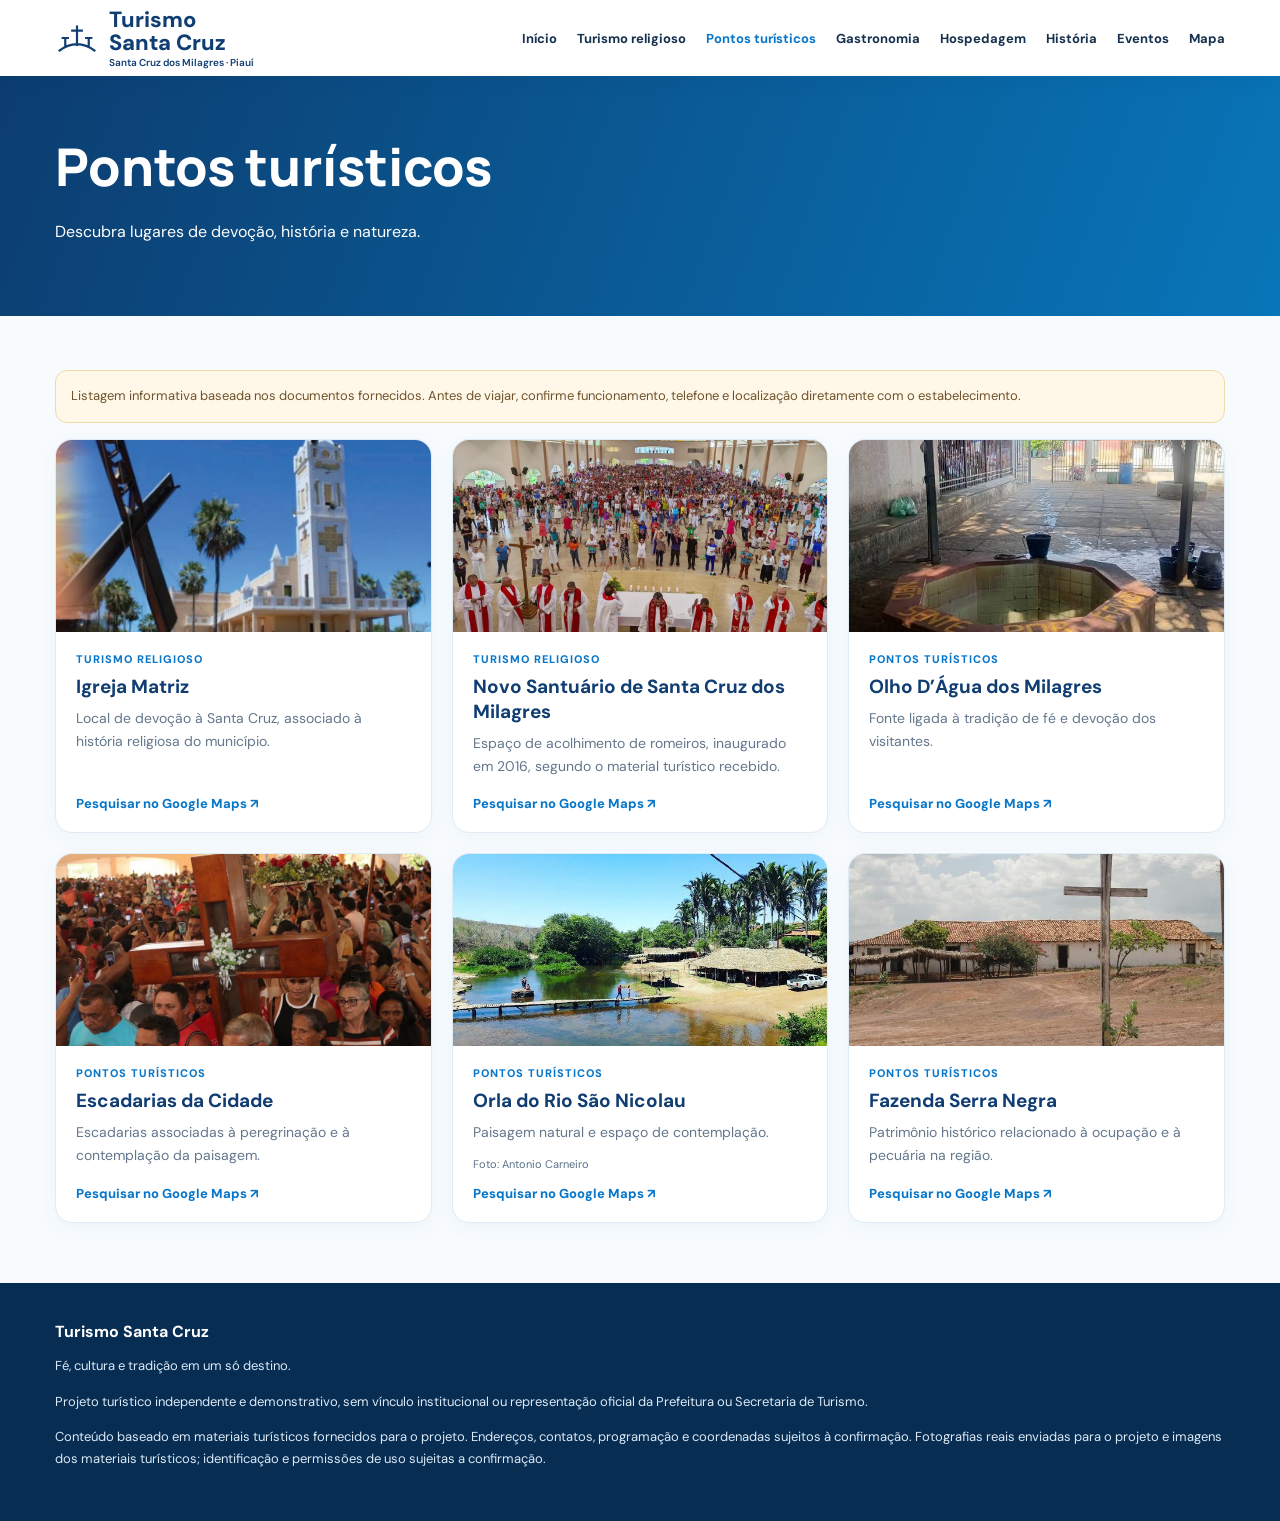
<file: atrativos.html>
<!doctype html><html lang="pt-BR"><head><meta charset="utf-8"><meta name="viewport" content="width=device-width,initial-scale=1"><meta name="description" content="Turismo Santa Cruz: guia independente de Santa Cruz dos Milagres, Piauí. Turismo religioso, atrativos, gastronomia, hospedagem e mapa."><title>Atrativos | Turismo Santa Cruz</title><link rel="stylesheet" href="style.css"></head><body data-page="atrativos"><div id="app"></div><script defer src="app.js"></script></body></html>
</file>
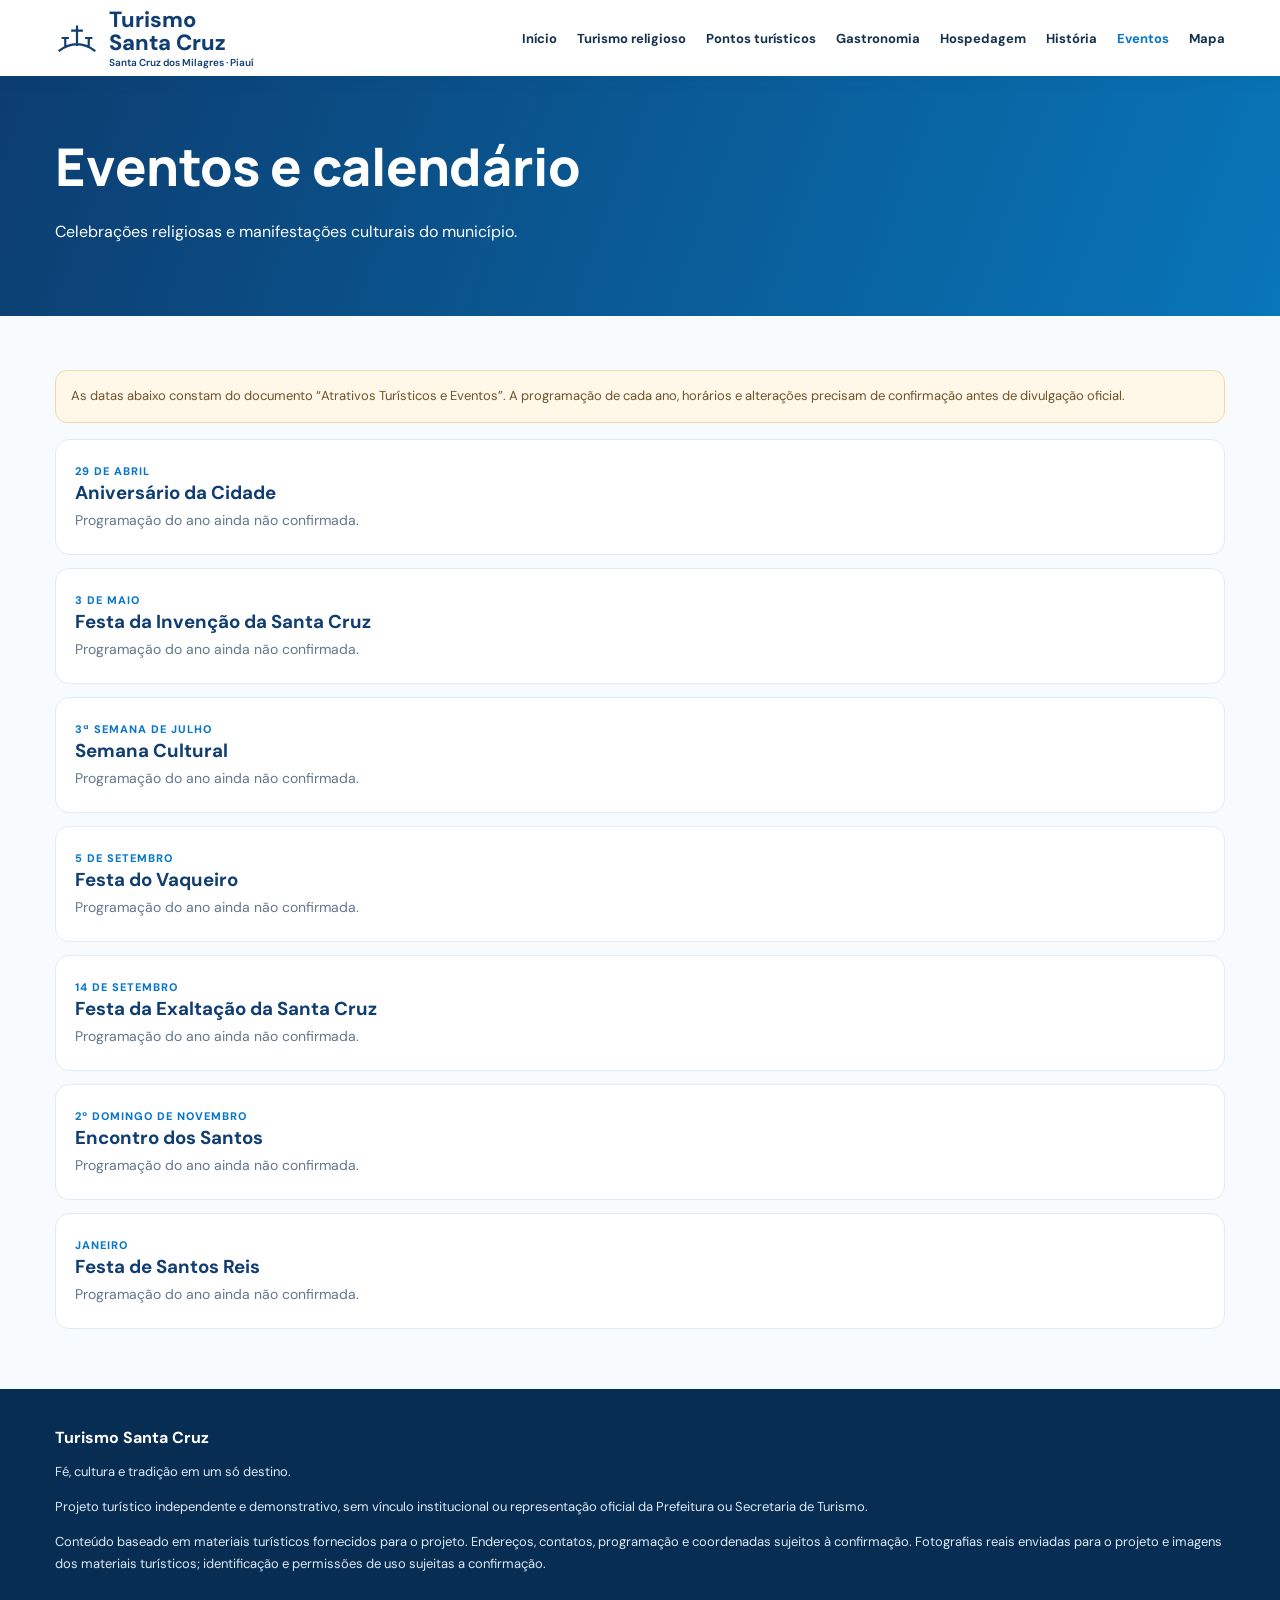
<file: eventos.html>
<!doctype html><html lang="pt-BR"><head><meta charset="utf-8"><meta name="viewport" content="width=device-width,initial-scale=1"><meta name="description" content="Turismo Santa Cruz: guia independente de Santa Cruz dos Milagres, Piauí. Turismo religioso, atrativos, gastronomia, hospedagem e mapa."><title>Eventos | Turismo Santa Cruz</title><link rel="stylesheet" href="style.css"></head><body data-page="eventos"><div id="app"></div><script defer src="app.js"></script></body></html>
</file>
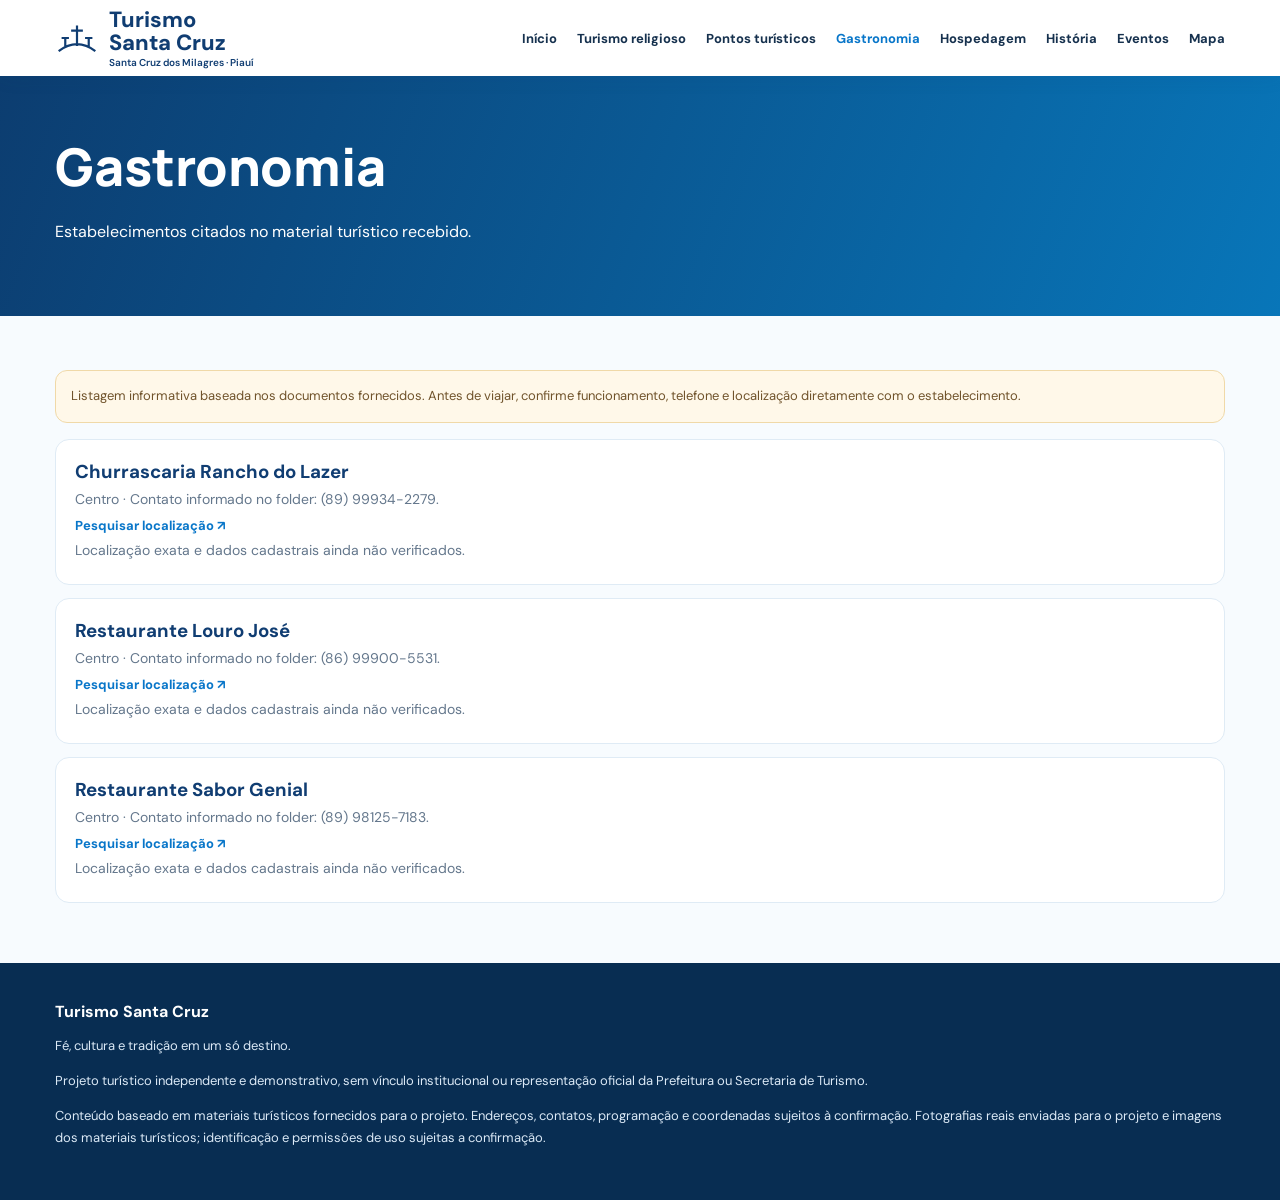
<file: gastronomia.html>
<!doctype html><html lang="pt-BR"><head><meta charset="utf-8"><meta name="viewport" content="width=device-width,initial-scale=1"><meta name="description" content="Turismo Santa Cruz: guia independente de Santa Cruz dos Milagres, Piauí. Turismo religioso, atrativos, gastronomia, hospedagem e mapa."><title>Gastronomia | Turismo Santa Cruz</title><link rel="stylesheet" href="style.css"></head><body data-page="gastronomia"><div id="app"></div><script defer src="app.js"></script></body></html>
</file>
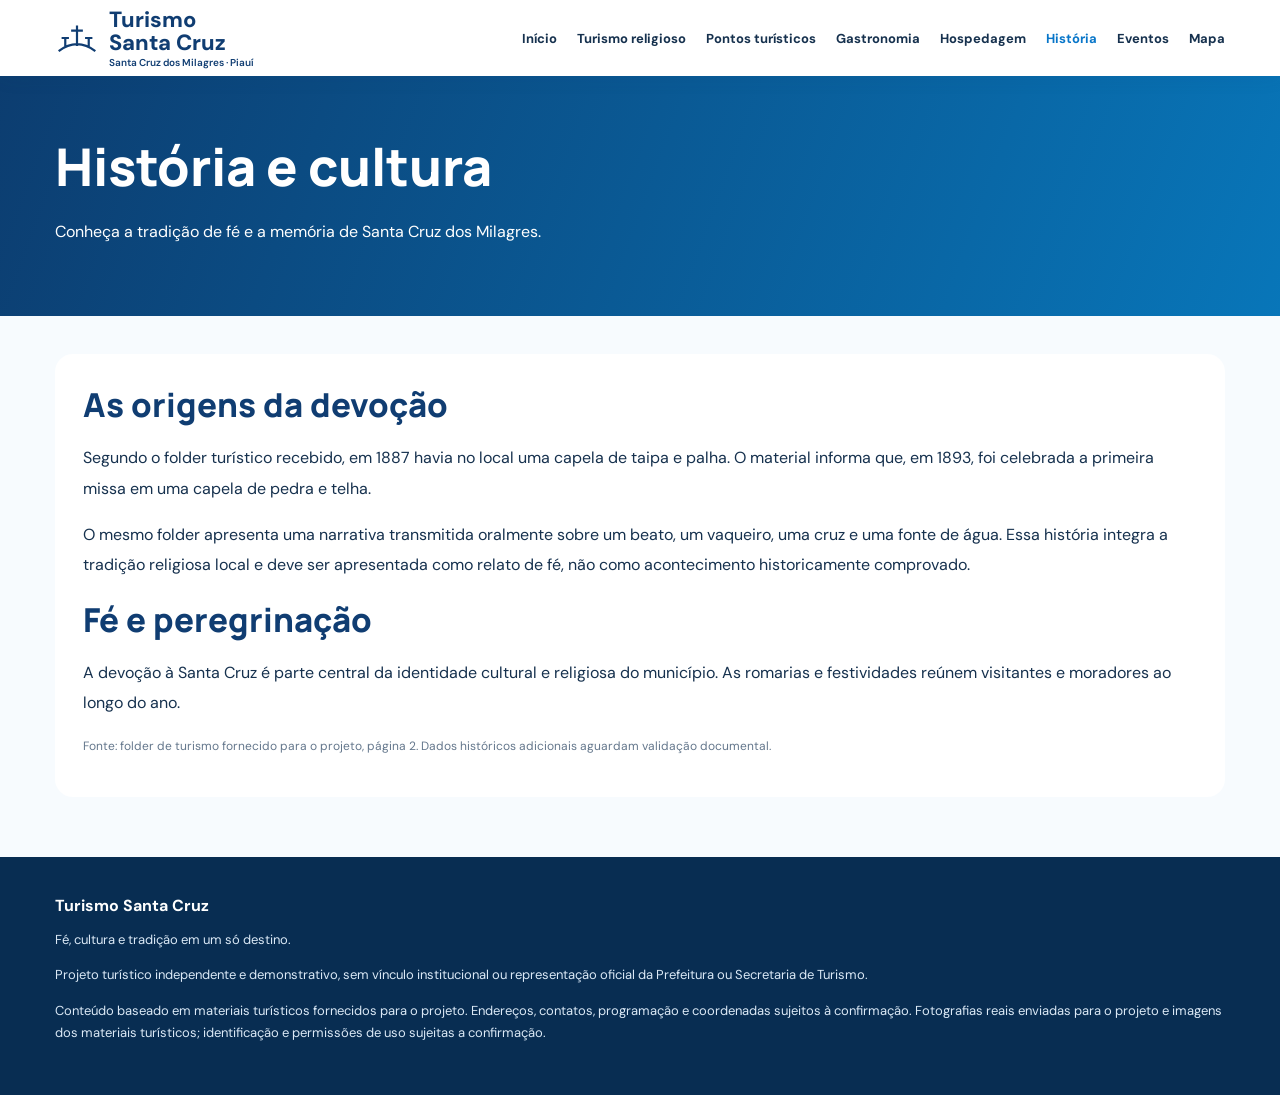
<file: historia.html>
<!doctype html><html lang="pt-BR"><head><meta charset="utf-8"><meta name="viewport" content="width=device-width,initial-scale=1"><meta name="description" content="Turismo Santa Cruz: guia independente de Santa Cruz dos Milagres, Piauí. Turismo religioso, atrativos, gastronomia, hospedagem e mapa."><title>Historia | Turismo Santa Cruz</title><link rel="stylesheet" href="style.css"></head><body data-page="historia"><div id="app"></div><script defer src="app.js"></script></body></html>
</file>
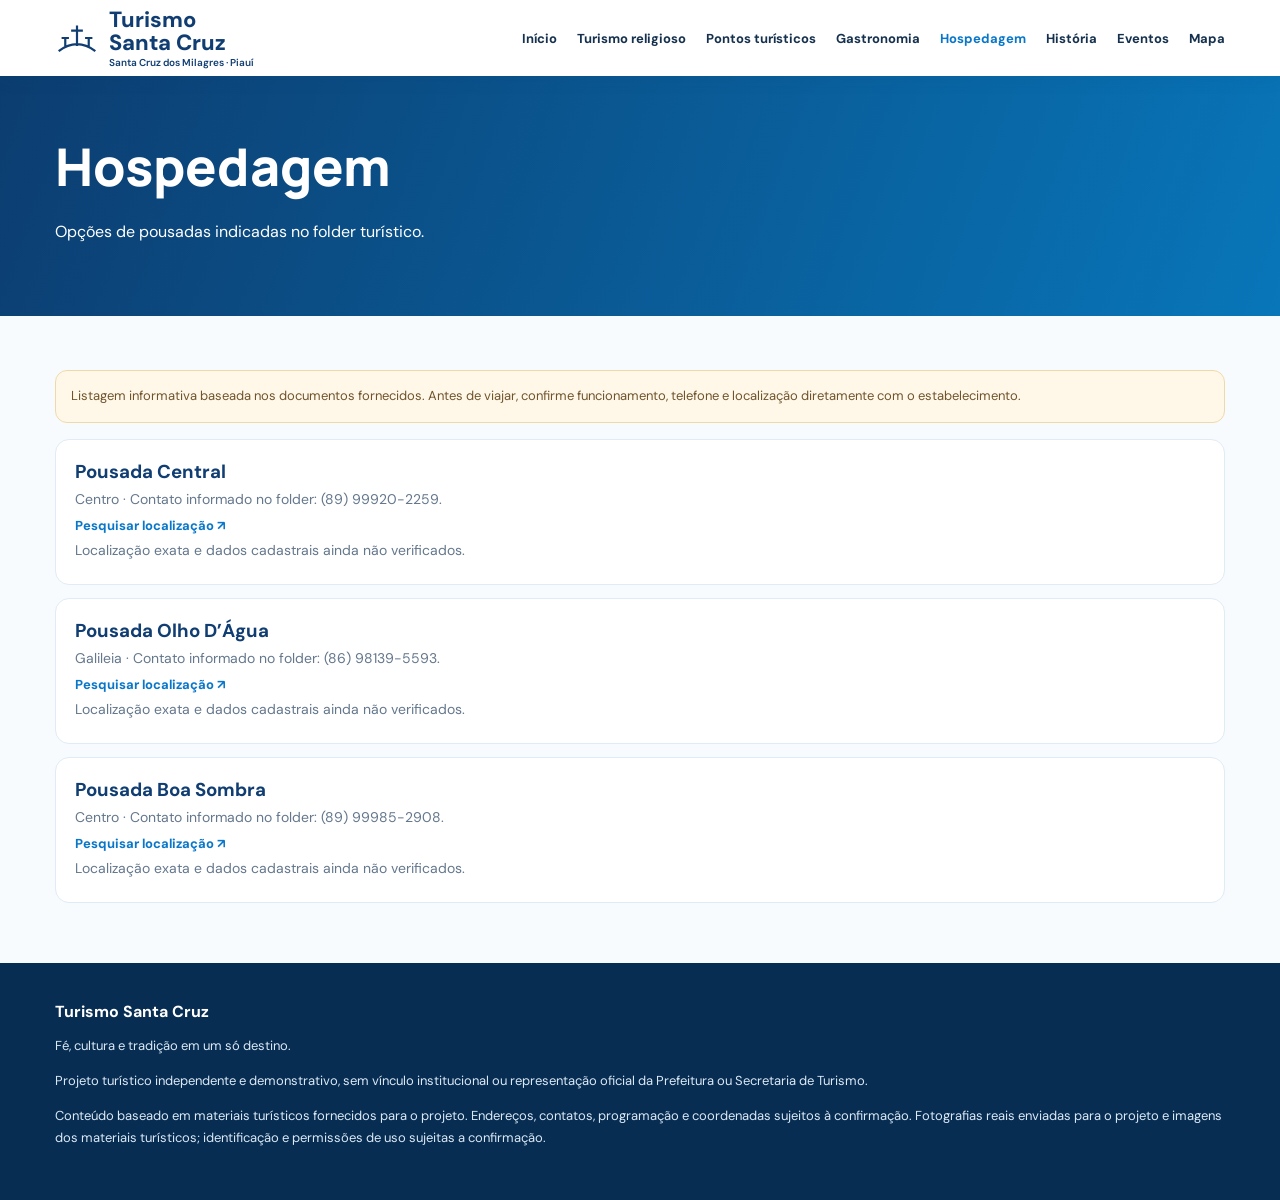
<file: hospedagem.html>
<!doctype html><html lang="pt-BR"><head><meta charset="utf-8"><meta name="viewport" content="width=device-width,initial-scale=1"><meta name="description" content="Turismo Santa Cruz: guia independente de Santa Cruz dos Milagres, Piauí. Turismo religioso, atrativos, gastronomia, hospedagem e mapa."><title>Hospedagem | Turismo Santa Cruz</title><link rel="stylesheet" href="style.css"></head><body data-page="hospedagem"><div id="app"></div><script defer src="app.js"></script></body></html>
</file>
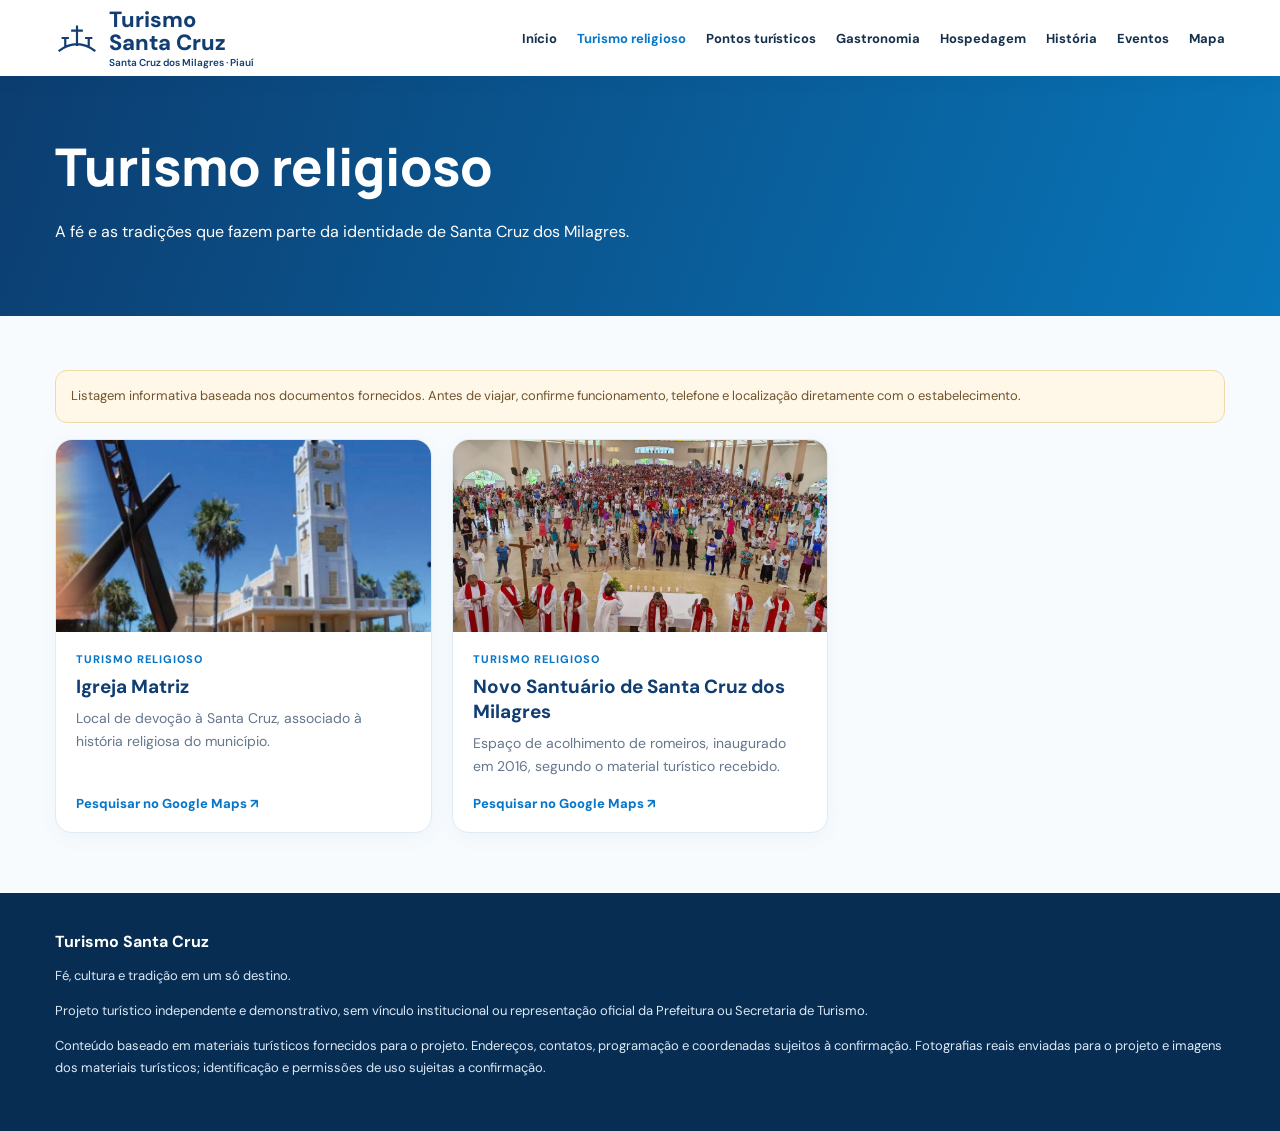
<file: religioso.html>
<!doctype html><html lang="pt-BR"><head><meta charset="utf-8"><meta name="viewport" content="width=device-width,initial-scale=1"><meta name="description" content="Turismo Santa Cruz: guia independente de Santa Cruz dos Milagres, Piauí. Turismo religioso, atrativos, gastronomia, hospedagem e mapa."><title>Religioso | Turismo Santa Cruz</title><link rel="stylesheet" href="style.css"></head><body data-page="religioso"><div id="app"></div><script defer src="app.js"></script></body></html>
</file>
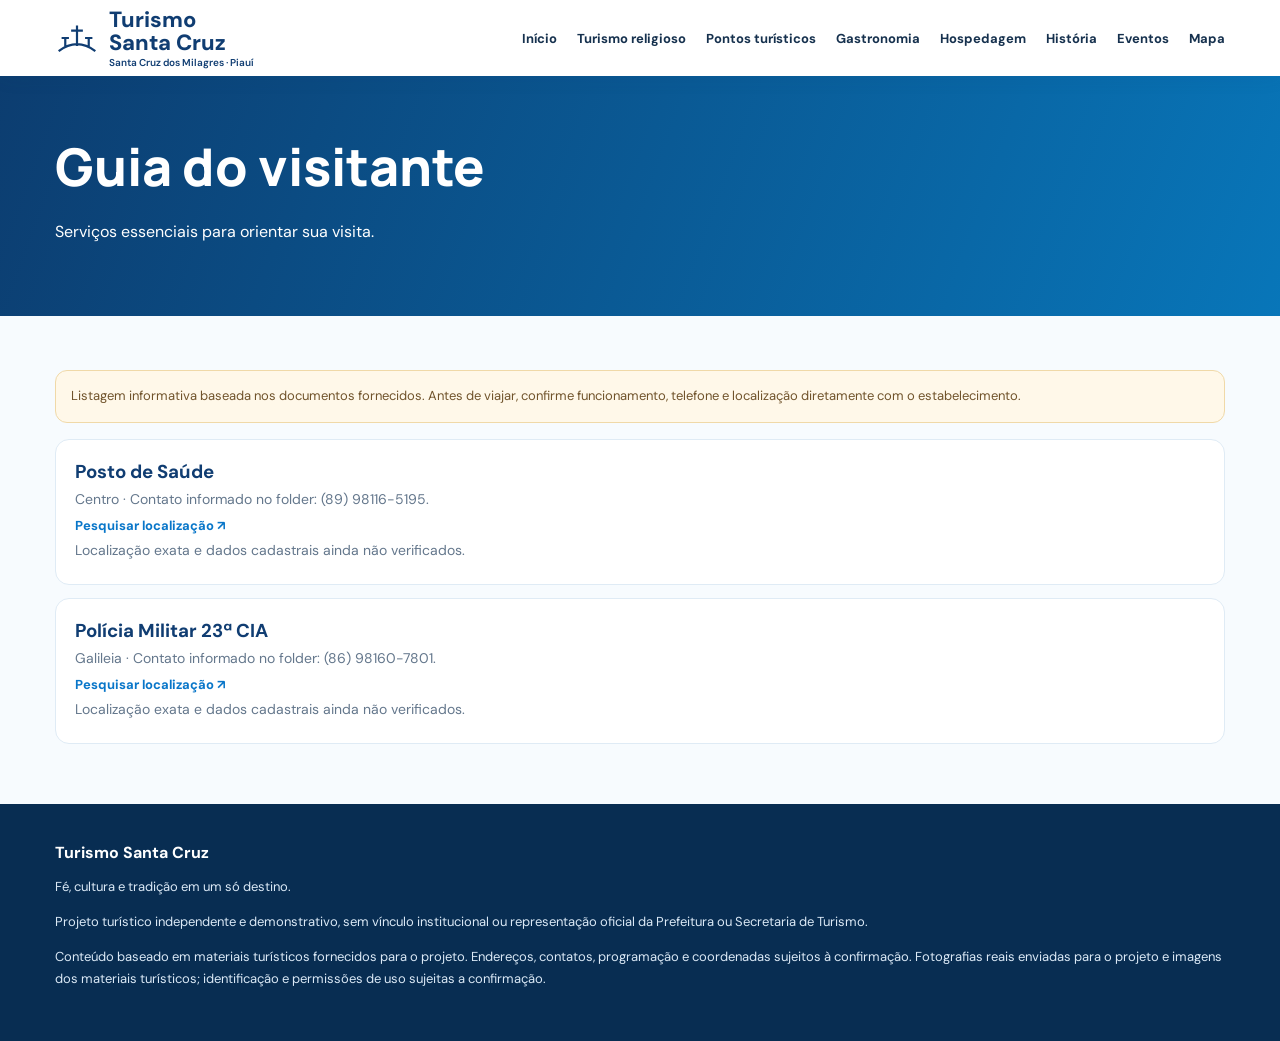
<file: servicos.html>
<!doctype html><html lang="pt-BR"><head><meta charset="utf-8"><meta name="viewport" content="width=device-width,initial-scale=1"><meta name="description" content="Turismo Santa Cruz: guia independente de Santa Cruz dos Milagres, Piauí. Turismo religioso, atrativos, gastronomia, hospedagem e mapa."><title>Servicos | Turismo Santa Cruz</title><link rel="stylesheet" href="style.css"></head><body data-page="servicos"><div id="app"></div><script defer src="app.js"></script></body></html>
</file>
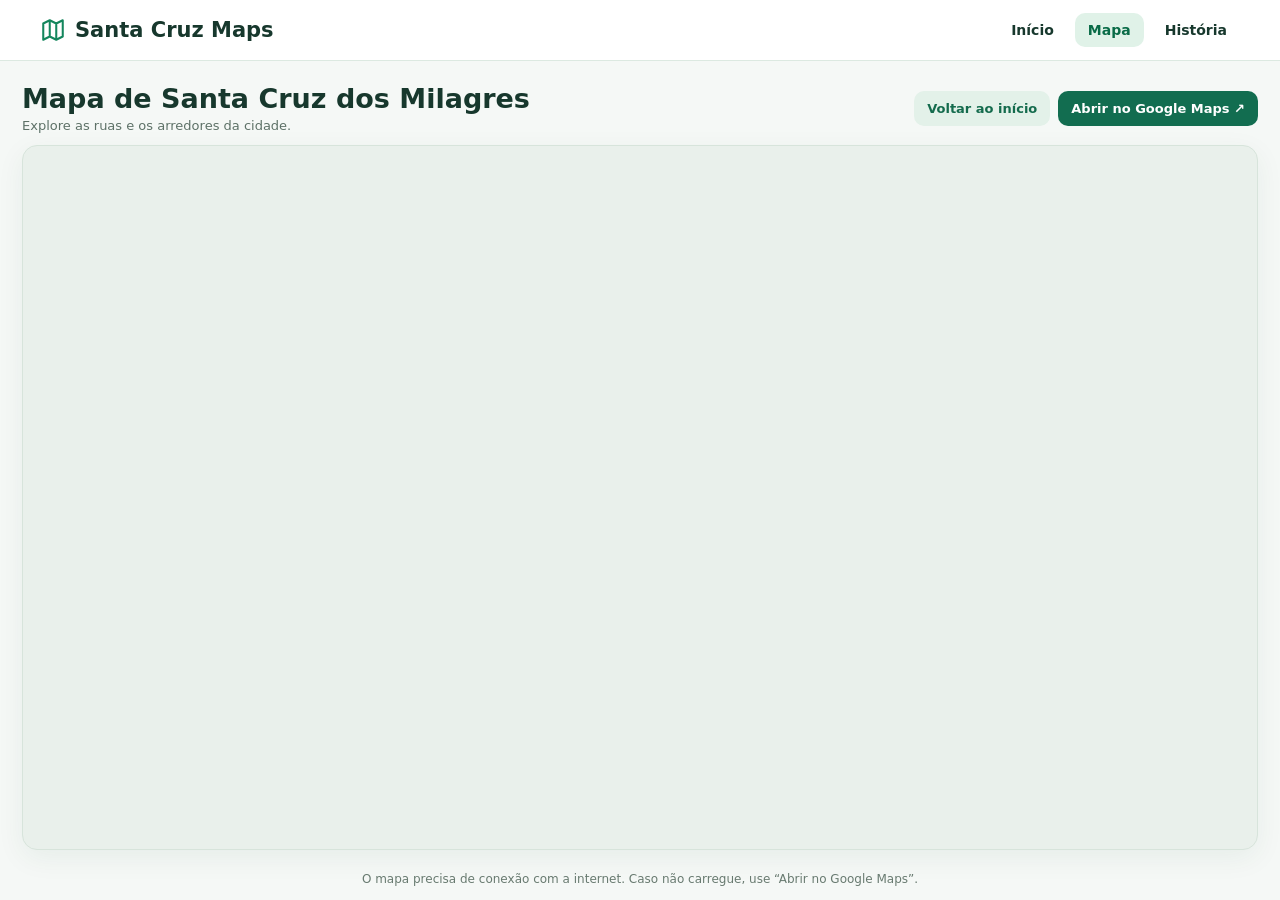
<file: legado/mapa.html>
<!doctype html><html lang="pt-BR"><head><meta charset="utf-8"><meta name="viewport" content="width=device-width,initial-scale=1"><meta name="theme-color" content="#126d50"><title>Mapa da Cidade | Santa Cruz Maps</title><style>
:root{font-family:system-ui,-apple-system,Segoe UI,Roboto,Arial,sans-serif;color:#17382d;background:#f5f8f6}*{box-sizing:border-box}body{margin:0;min-height:100dvh;display:flex;flex-direction:column}header{background:#fff;border-bottom:1px solid #dce9e1;padding:13px clamp(16px,4vw,40px);display:flex;align-items:center;justify-content:space-between;gap:12px;flex-wrap:wrap}a{color:inherit;text-decoration:none}.brand{display:flex;align-items:center;gap:9px;font-weight:800;font-size:clamp(16px,2vw,21px)}.brand svg{color:#14865d}.links{display:flex;gap:8px;align-items:center;flex-wrap:wrap}.links a{padding:9px 13px;border-radius:10px;font-weight:650;font-size:14px}.links a.active{background:#e0f2e8;color:#096b47}.links a:hover{background:#eef5f0}main{flex:1;display:flex;flex-direction:column;min-height:0;padding:clamp(12px,2vw,22px);gap:12px}.heading{display:flex;justify-content:space-between;align-items:center;gap:10px;flex-wrap:wrap}h1{font-size:clamp(19px,2.5vw,27px);margin:0}.sub{margin:4px 0 0;color:#5d7167;font-size:13px}.actions{display:flex;gap:8px;flex-wrap:wrap}.btn{background:#126d50;color:white;padding:10px 13px;border-radius:10px;font-weight:650;font-size:13px}.btn.alt{background:#e3f1e9;color:#146b4d}.frame{flex:1;min-height:65vh;border:1px solid #d7e4db;border-radius:15px;overflow:hidden;background:#e9f0eb;box-shadow:0 8px 28px #164c3210}.frame iframe{width:100%;height:100%;min-height:65vh;border:0;display:block}footer{font-size:12px;color:#687a70;padding:0 20px 14px;text-align:center}@media(max-width:600px){header{padding:11px 14px}.links a{padding:8px}.heading{align-items:start}.frame,.frame iframe{min-height:calc(100dvh - 235px)}main{padding:10px}}
</style></head><body><header><a class="brand" href="index.html"><svg width="26" height="26" viewBox="0 0 24 24" fill="none" stroke="currentColor" stroke-width="1.9" stroke-linecap="round" stroke-linejoin="round" aria-hidden="true"><path d="m3 6 6-3 6 3 6-3v15l-6 3-6-3-6 3zM9 3v15m6-12v15"/></svg>Santa Cruz Maps</a><nav class="links" aria-label="Navegação"><a href="index.html">Início</a><a href="mapa.html" class="active" aria-current="page">Mapa</a><a href="historia.html">História</a></nav></header><main><div class="heading"><div><h1>Mapa de Santa Cruz dos Milagres</h1><p class="sub">Explore as ruas e os arredores da cidade.</p></div><div class="actions"><a class="btn alt" href="index.html">Voltar ao início</a><a class="btn" href="https://www.google.com/maps/search/?api=1&amp;query=Santa%20Cruz%20dos%20Milagres%20PI" target="_blank" rel="noopener">Abrir no Google Maps ↗</a></div></div><div class="frame"><iframe title="Mapa interativo de Santa Cruz dos Milagres, Piauí" src="https://www.google.com/maps?q=Santa%20Cruz%20dos%20Milagres%2C%20Piau%C3%AD%2C%20Brasil&amp;output=embed" loading="eager" referrerpolicy="no-referrer-when-downgrade" allowfullscreen></iframe></div></main><footer>O mapa precisa de conexão com a internet. Caso não carregue, use “Abrir no Google Maps”.</footer></body></html>
</file>
<file: style.css>
@import url('https://fonts.googleapis.com/css2?family=DM+Sans:wght@400;500;600;700;800&family=Manrope:wght@400;600;700;800&display=swap');:root{--navy:#103d72;--blue:#0876c9;--light:#eaf4fb;--ink:#16314e;--muted:#64778c;--line:#dfebf5}*{box-sizing:border-box}html{scroll-behavior:smooth}body{margin:0;font-family:'DM Sans',Arial,sans-serif;color:var(--ink);background:#f7fbfe}a{text-decoration:none;color:inherit}button,input{font:inherit}button{cursor:pointer}.wrap{width:min(1170px,calc(100% - 36px));margin:auto}.top{background:#fff;position:sticky;top:0;z-index:50;box-shadow:0 3px 18px #0c427112}.nav{height:76px;display:flex;align-items:center;justify-content:space-between;gap:18px}.brand{display:flex;align-items:center;gap:10px;font-weight:800;color:var(--navy);line-height:1.05;font-size:22px}.brand small{display:block;font-size:10px;font-weight:600;margin-top:4px}.brand svg{width:44px;height:44px}.links{display:flex;align-items:center;gap:20px;font-size:13px;font-weight:700}.links a:hover,.links a.active{color:var(--blue)}.menu{display:none;background:#eaf4fb;border:0;border-radius:10px;padding:10px;color:var(--navy)}.hero{position:relative;min-height:465px;background:#134e80 url('assets/santuario-folder.jpg') center 45%/cover no-repeat;color:white;display:flex;align-items:center}.hero:before{content:'';position:absolute;inset:0;background:linear-gradient(90deg,#052a4de8 0%,#073e68c0 40%,#06325d22 100%)}.hero .wrap{position:relative;z-index:1;padding:60px 0 95px}.eyebrow{letter-spacing:2.5px;text-transform:uppercase;font-size:12px;font-weight:800}.hero h1{font:800 clamp(43px,6vw,78px)/1.04 Manrope,sans-serif;margin:13px 0;letter-spacing:-2px}.hero p{font-size:18px;max-width:500px}.btn{display:inline-flex;align-items:center;justify-content:center;gap:9px;background:var(--blue);color:white;padding:13px 21px;border-radius:30px;border:0;font-weight:800;font-size:14px}.btn:hover{filter:brightness(.92)}.btn.white{background:white;color:var(--navy)}.quick{position:relative;margin:-47px auto 55px;z-index:3;background:white;border-radius:19px;box-shadow:0 12px 40px #0b487323;display:grid;grid-template-columns:repeat(6,1fr);padding:20px 12px}.quick a{display:grid;justify-items:center;gap:8px;text-align:center;padding:7px;border-right:1px solid var(--line);font-weight:800;font-size:12px}.quick a:last-child{border:0}.quick svg{width:27px;height:27px;color:var(--blue)}.section{padding:38px 0 60px}.section h2{font:800 clamp(25px,3vw,33px) Manrope,sans-serif;color:var(--navy);margin:0 0 8px}.section .lead{color:var(--muted);margin:0 0 24px}.sectionhead{display:flex;align-items:center;justify-content:space-between;gap:14px;margin-bottom:23px}.sectionhead .lead{margin:0}.grid{display:grid;grid-template-columns:repeat(3,minmax(0,1fr));gap:20px}.card{background:white;border:1px solid var(--line);border-radius:17px;overflow:hidden;box-shadow:0 5px 20px #1e57840b;display:flex;flex-direction:column}.card img{width:100%;height:192px;object-fit:cover}.card .inner{padding:20px;flex:1;display:flex;flex-direction:column}.tag{font-size:11px;text-transform:uppercase;letter-spacing:1px;color:var(--blue);font-weight:800}.card h3{font-size:19px;margin:8px 0;color:var(--navy)}.card p{font-size:14px;line-height:1.65;color:var(--muted);margin:0 0 17px}.card .actions{margin-top:auto;display:flex;gap:12px;flex-wrap:wrap}.textlink{font-size:13px;font-weight:800;color:var(--blue)}.feature{background:linear-gradient(135deg,#0d3e72,#086eb3);color:white;border-radius:20px;padding:30px;display:flex;flex-direction:column;justify-content:space-between;min-height:300px}.feature h2{color:white}.feature p{line-height:1.6}.pale{background:var(--light)}.categories{display:grid;grid-template-columns:repeat(4,1fr);gap:16px}.cat{background:white;border:1px solid var(--line);border-radius:16px;padding:22px}.cat svg{width:30px;height:30px;color:var(--blue)}.cat h3{font-size:17px;color:var(--navy)}.cat p{font-size:13px;color:var(--muted);line-height:1.6}.banner{background:linear-gradient(90deg,#0b3b69c9,#0c4a7d65),url('assets/cruz.jpg') center/cover;border-radius:22px;padding:38px;color:white;min-height:230px;display:flex;flex-direction:column;align-items:flex-start;justify-content:center}.banner h2{color:white}.footer{background:#082d52;color:#dbe9f6;padding:38px 0}.footer p{font-size:13px;line-height:1.7}.footer strong{color:white}.pagehero{padding:55px 0;background:linear-gradient(110deg,#0c3d70,#0876b9);color:white}.pagehero h1{font:800 clamp(31px,5vw,52px) Manrope;margin:0 0 12px}.pagehero p{max-width:720px;line-height:1.7}.searchbar{display:flex;gap:10px;flex-wrap:wrap;margin:24px 0}.searchbar input{flex:1;min-width:210px;padding:13px;border:1px solid #cbdce8;border-radius:11px}.filters{display:flex;gap:8px;flex-wrap:wrap;margin:12px 0 25px}.filter{background:white;border:1px solid #cbdce8;color:var(--navy);padding:9px 12px;border-radius:24px;font-size:12px;font-weight:800}.filter.on{background:var(--navy);color:white}.map{height:520px;border-radius:18px;overflow:hidden;border:1px solid var(--line);z-index:1}.notice{background:#fff8e9;border:1px solid #f0d9a8;padding:15px;border-radius:12px;color:#70532b;font-size:13px;line-height:1.6;margin:16px 0}.list{display:grid;gap:13px}.listing{background:white;border:1px solid var(--line);padding:19px;border-radius:14px}.listing h3{margin:0 0 6px;color:var(--navy)}.listing p{margin:6px 0;color:var(--muted);font-size:14px}.listing a{color:var(--blue);font-weight:700;font-size:13px}.story{background:white;padding:28px;border-radius:18px;line-height:1.9}.story h2{color:var(--navy)}.source{font-size:12px;color:var(--muted)}@media(max-width:900px){.links{gap:10px;font-size:12px}.grid{grid-template-columns:repeat(2,1fr)}.categories{grid-template-columns:repeat(2,1fr)}}@media(max-width:700px){.nav{height:66px}.brand{font-size:18px}.menu{display:block}.links{display:none;position:absolute;left:0;right:0;top:66px;background:white;padding:18px;box-shadow:0 14px 20px #12345618;flex-direction:column;align-items:stretch;gap:0}.links.open{display:flex}.links a{padding:12px;border-bottom:1px solid var(--line)}.hero{min-height:400px}.hero .wrap{padding:55px 0 90px}.hero h1{letter-spacing:-1px}.quick{grid-template-columns:repeat(3,1fr);gap:4px;padding:12px;margin-bottom:28px}.quick a:nth-child(3){border:0}.quick a{font-size:11px}.grid{grid-template-columns:1fr}.categories{grid-template-columns:repeat(2,1fr)}.section{padding:26px 0 42px}.sectionhead{align-items:flex-start}.card img{height:200px}.map{height:420px}}
/* Ajustes de revisão: fotos reais e ícones vetoriais */
.quick-icon{color:var(--blue);display:flex;align-items:center;justify-content:center;height:30px}.quick-icon svg{width:28px;height:28px}.photo-credit{font-size:11px!important;color:#5a7189!important;margin:-6px 0 12px!important}.grid .card img{display:block;background:#eaf4fb}.menu:before{content:'☰';font-size:18px;margin-right:8px}.card{transition:transform .18s ease,box-shadow .18s ease}.card:hover{transform:translateY(-3px);box-shadow:0 12px 28px #1e578422}@media(max-width:700px){.quick{margin-top:-32px}.quick a{border-right:0}.grid{gap:15px}}
</file>
